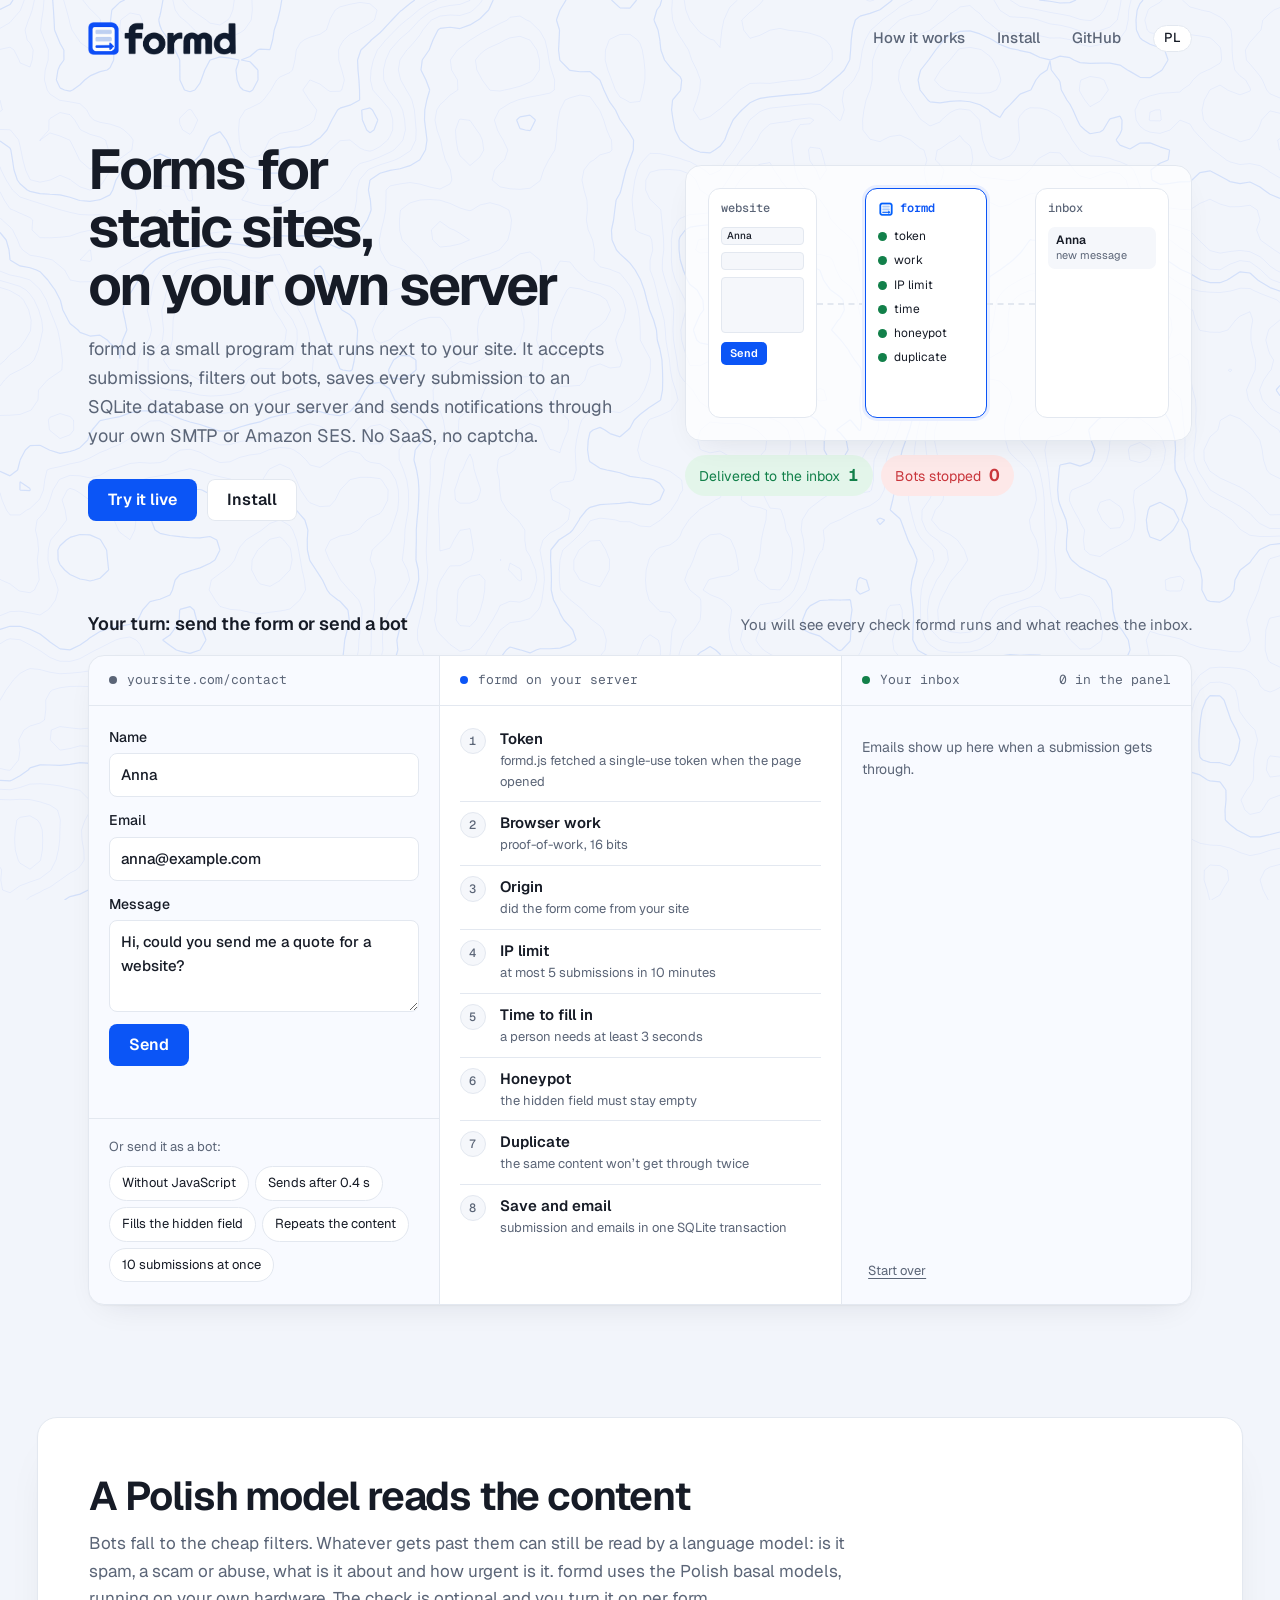
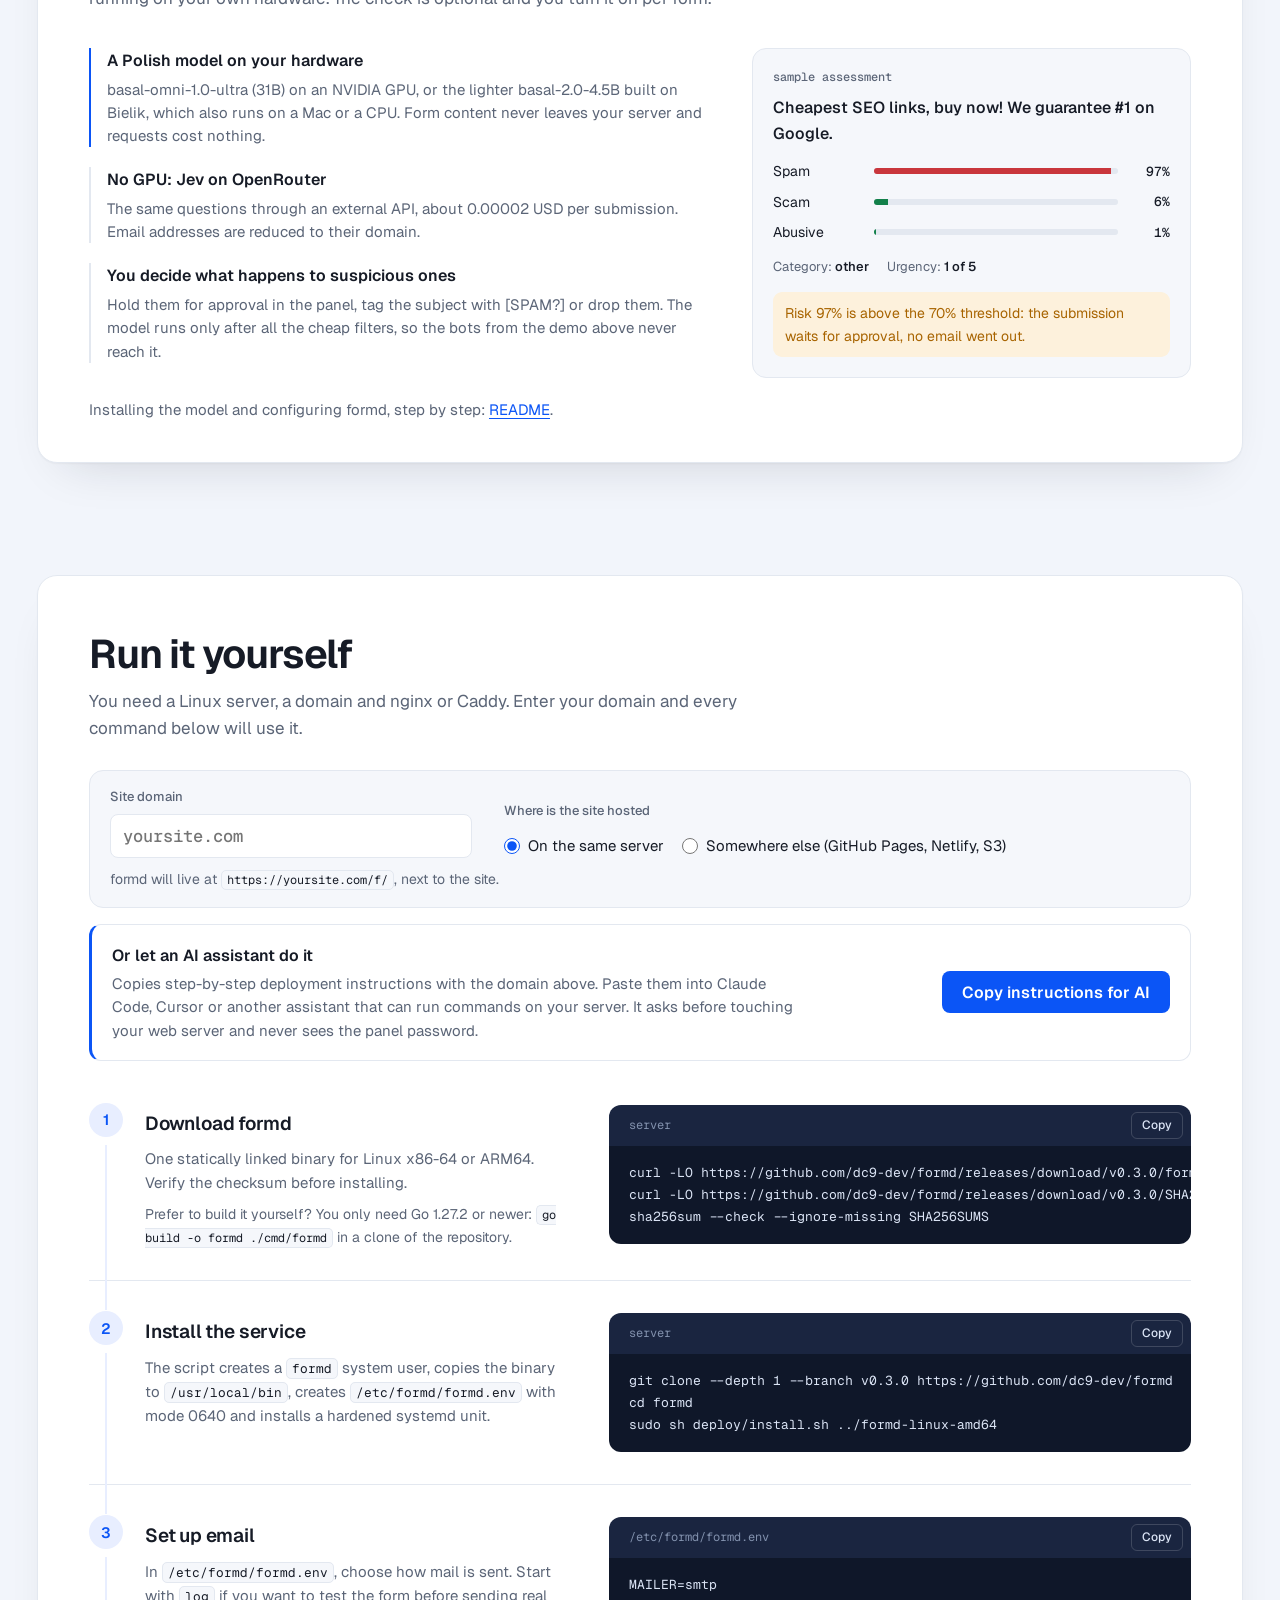
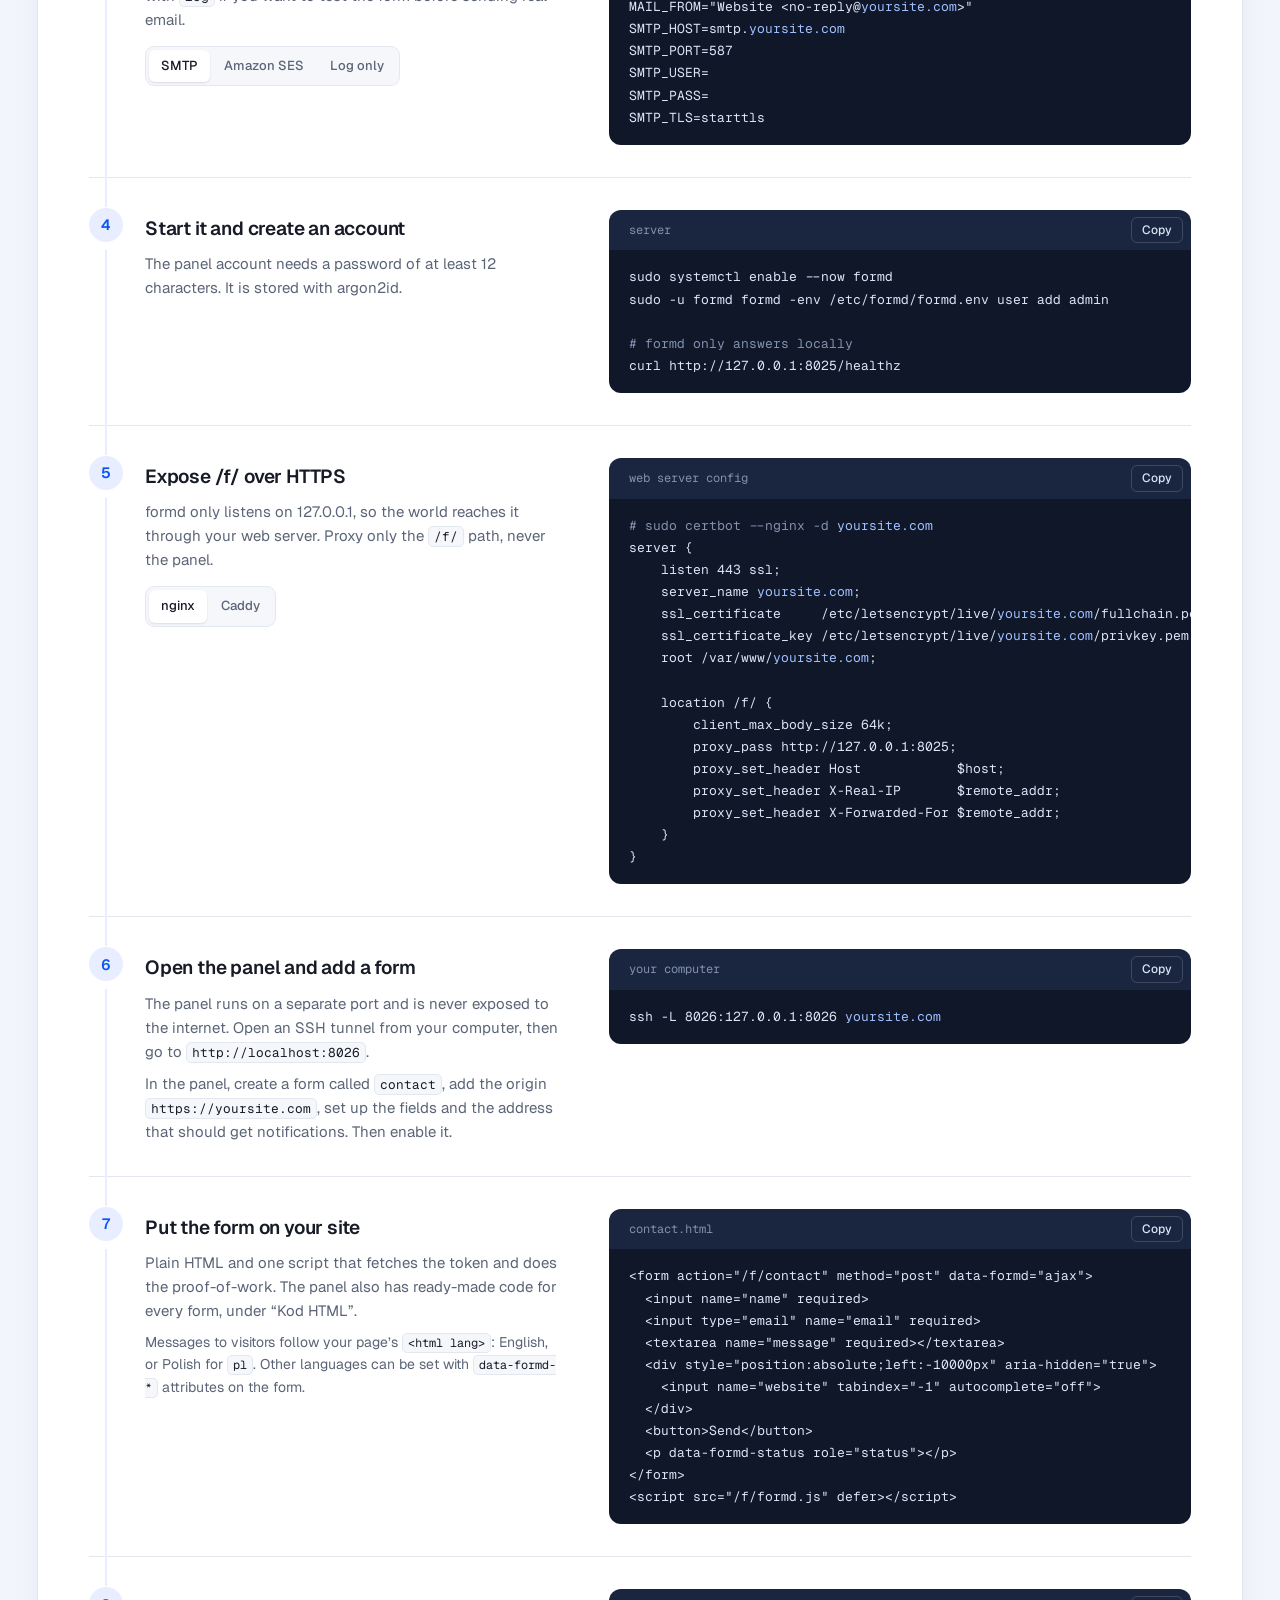
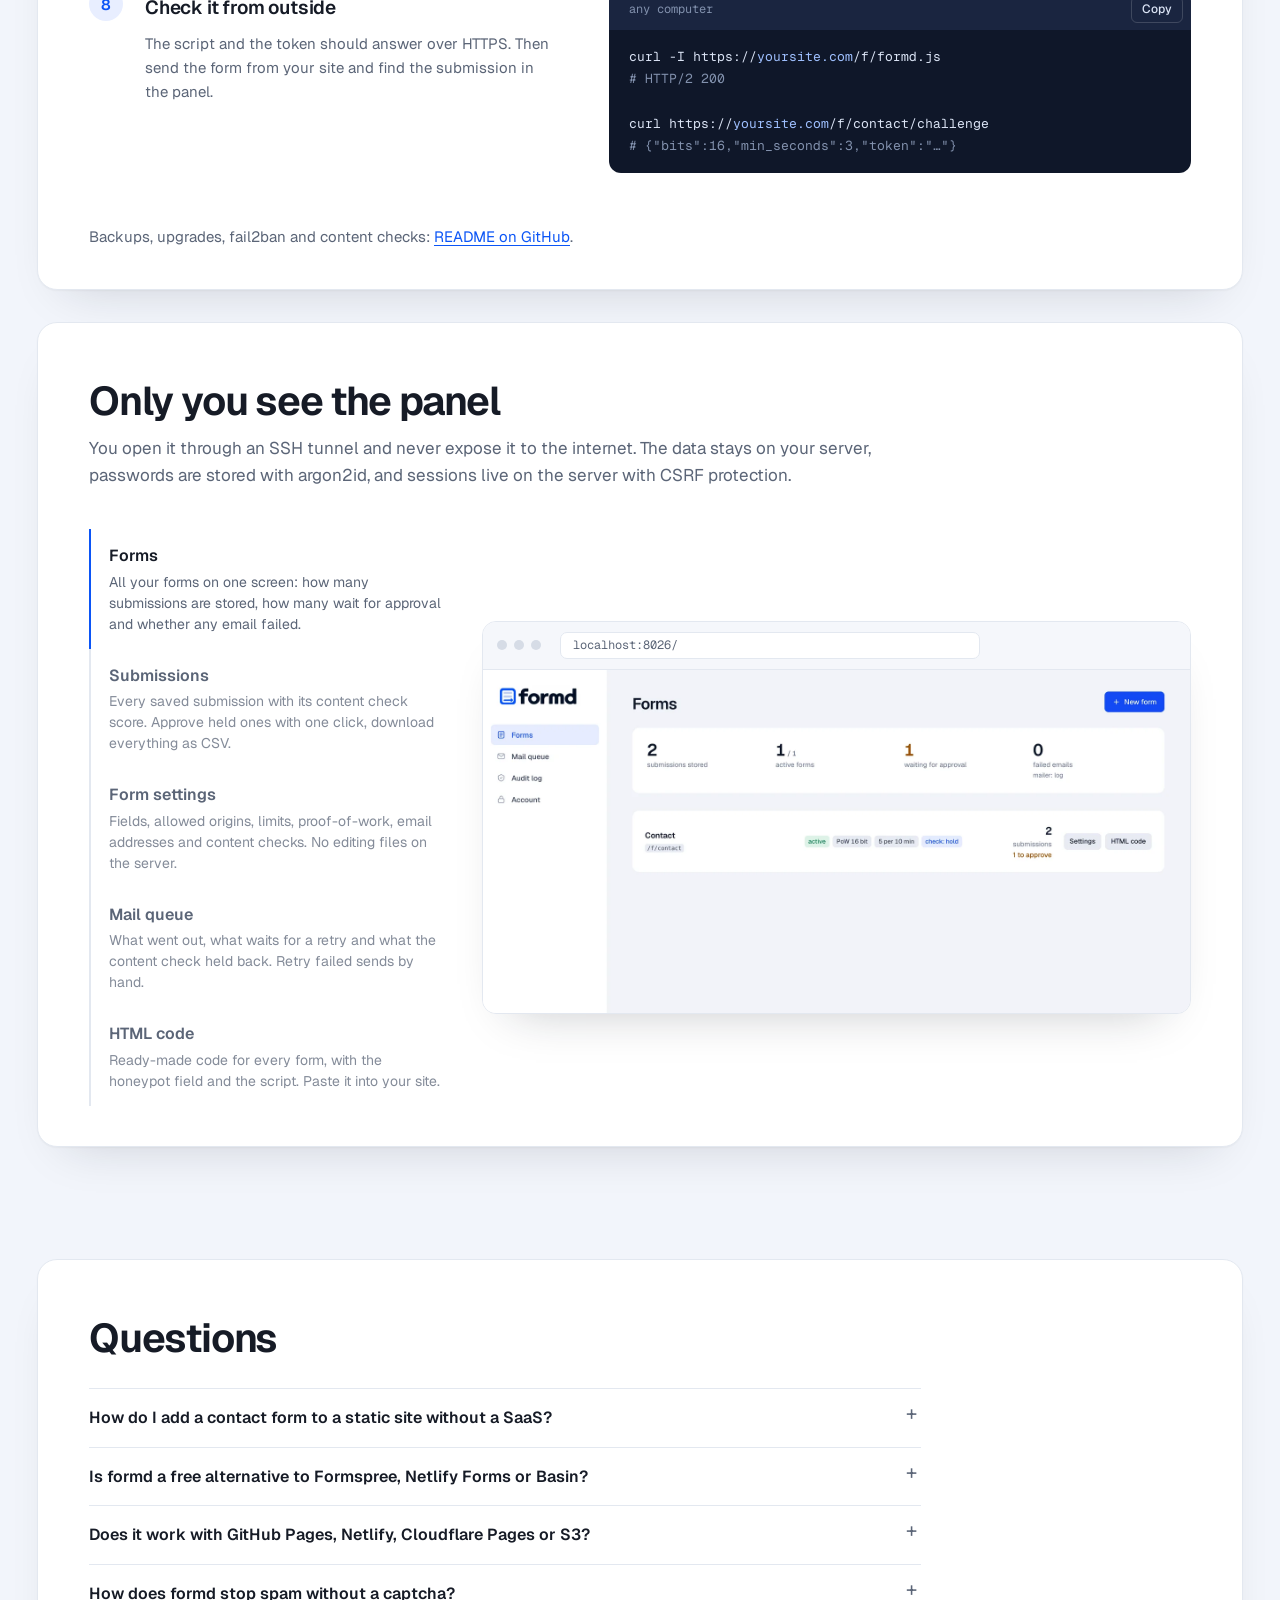
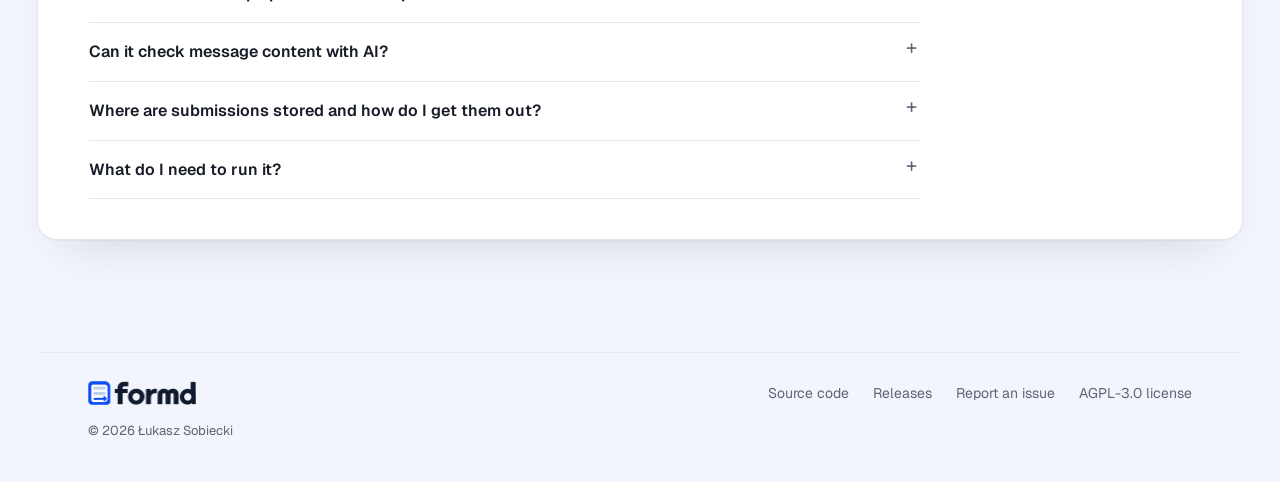
<file: docs/index.html>
<!doctype html>
<html lang="en">
<head>
<meta charset="utf-8">
<meta name="viewport" content="width=device-width,initial-scale=1">
<script>
// First visit from a Polish-language browser: go to /pl/, unless the visitor
// already picked a language with the switch (stored by site.js).
try {
  if (!localStorage.getItem('formd-lang') && /^pl\b/i.test((navigator.languages && navigator.languages[0]) || navigator.language || '')) {
    location.replace('pl/' + location.hash);
  }
} catch (e) {}
</script>
<title>formd · forms for static sites, on your own server</title>
<meta name="description" content="formd is a small program next to your static site: it accepts form submissions, filters out bots, saves them to SQLite and sends email through SMTP or SES. See how it works, live.">
<link rel="canonical" href="https://formd.top/">
<link rel="alternate" hreflang="en" href="https://formd.top/">
<link rel="alternate" hreflang="pl" href="https://formd.top/pl/">
<link rel="alternate" hreflang="x-default" href="https://formd.top/">
<meta property="og:title" content="formd · forms without the SaaS">
<meta property="og:description" content="One Go binary next to your static site. Forms, SQLite, SMTP or SES, proof-of-work instead of a captcha.">
<meta property="og:image" content="https://formd.top/assets/og-en.png">
<meta property="og:url" content="https://formd.top/">
<meta property="og:locale" content="en_US">
<meta name="twitter:card" content="summary_large_image">
<meta name="theme-color" content="#ffffff">
<link rel="icon" href="assets/favicon.ico" sizes="any">
<link rel="icon" type="image/png" sizes="32x32" href="assets/formd-icon-32.png">
<link rel="apple-touch-icon" href="assets/formd-icon-180.png">
<link rel="preconnect" href="https://fonts.googleapis.com">
<link rel="preconnect" href="https://fonts.gstatic.com" crossorigin>
<link href="https://fonts.googleapis.com/css2?family=Geist:wght@400..700&family=Geist+Mono:wght@400;500&display=swap" rel="stylesheet">
<link rel="stylesheet" href="site.css">
<script src="site.js" defer></script>
<script type="application/ld+json">
[
 {
  "@context": "https://schema.org",
  "@type": "SoftwareApplication",
  "name": "formd",
  "description": "Self-hosted form backend for static websites: one Go binary that accepts form submissions, filters out bots without a captcha, stores them in SQLite and sends email through your SMTP server or Amazon SES.",
  "url": "https://formd.top/",
  "inLanguage": "en",
  "applicationCategory": "DeveloperApplication",
  "operatingSystem": "Linux",
  "softwareVersion": "0.3.0",
  "downloadUrl": "https://github.com/dc9-dev/formd/releases/latest",
  "license": "https://www.gnu.org/licenses/agpl-3.0.html",
  "isAccessibleForFree": true,
  "offers": {
   "@type": "Offer",
   "price": "0",
   "priceCurrency": "USD"
  },
  "author": {
   "@type": "Person",
   "name": "Łukasz Sobiecki"
  },
  "sameAs": [
   "https://github.com/dc9-dev/formd"
  ]
 },
 {
  "@context": "https://schema.org",
  "@type": "FAQPage",
  "inLanguage": "en",
  "mainEntity": [
   {
    "@type": "Question",
    "name": "How do I add a contact form to a static site without a SaaS?",
    "acceptedAnswer": {
     "@type": "Answer",
     "text": "Install formd on a Linux server, proxy the /f/ path through nginx or Caddy over HTTPS, create the form in the panel and paste a plain HTML form with one script tag into your site. The guide above walks through every step for your domain."
    }
   },
   {
    "@type": "Question",
    "name": "Is formd a free alternative to Formspree, Netlify Forms or Basin?",
    "acceptedAnswer": {
     "@type": "Answer",
     "text": "Yes. formd is open source under AGPL-3.0 and runs on your own server, so there is no monthly plan and no submission quota other than the limits you set. Submissions stay in an SQLite database on your server instead of a third-party service. The trade-off is that you need a server to run it."
    }
   },
   {
    "@type": "Question",
    "name": "Does it work with GitHub Pages, Netlify, Cloudflare Pages or S3?",
    "acceptedAnswer": {
     "@type": "Answer",
     "text": "Yes. The site can stay where it is; formd runs on a subdomain such as forms.yoursite.com on a server you control, and the form posts there. If the site already runs on your own server, formd sits next to it under /f/."
    }
   },
   {
    "@type": "Question",
    "name": "How does formd stop spam without a captcha?",
    "acceptedAnswer": {
     "@type": "Answer",
     "text": "Each form gets a signed single-use token and the browser solves a small SHA-256 proof-of-work before sending. The server then checks the origin, rate limits per IP, the minimum fill time, a hidden honeypot field and duplicate content. Bots are told they succeeded, but nothing is saved or emailed."
    }
   },
   {
    "@type": "Question",
    "name": "Can it check message content with AI?",
    "acceptedAnswer": {
     "@type": "Answer",
     "text": "Optionally. formd can ask the Polish basal language models running on your own hardware, or Jev through OpenRouter, whether a message is spam, a scam or abusive. Suspicious submissions can be held for approval, tagged or dropped."
    }
   },
   {
    "@type": "Question",
    "name": "Where are submissions stored and how do I get them out?",
    "acceptedAnswer": {
     "@type": "Answer",
     "text": "In an SQLite database on your server. You read them in the admin panel, export them as CSV, or use the formd export command. Every submission is also emailed to you through your SMTP server or Amazon SES."
    }
   },
   {
    "@type": "Question",
    "name": "What do I need to run it?",
    "acceptedAnswer": {
     "@type": "Answer",
     "text": "A Linux server (x86-64 or ARM64), a domain, nginx or Caddy for HTTPS, and an SMTP account or Amazon SES. formd is a single binary with no other dependencies."
    }
   }
  ]
 }
]
</script>
</head>
<body>
<canvas class="bg" aria-hidden="true"></canvas>
<a class="skip" href="#demo">Skip to the demo</a>

<nav class="nav" aria-label="Main">
  <a class="logo" href="./"><img src="assets/formd-logo-2x.png" alt="formd" width="148" height="33"></a>
  <div class="nav-links">
    <a href="#demo">How it works</a>
    <a href="#install">Install</a>
    <a href="https://github.com/dc9-dev/formd">GitHub</a>
    <a class="lang" href="pl/" hreflang="pl" lang="pl" data-lang="pl">PL</a>
  </div>
</nav>

<header class="hero">
  <div class="hero-copy">
    <h1>Forms for static sites, <span class="nowrap">on your own server</span></h1>
    <p>formd is a small program that runs next to your site. It accepts submissions, filters out bots, saves every submission to an SQLite database on your server and sends notifications through your own SMTP or Amazon SES. No SaaS, no captcha.</p>
    <div class="hero-cta">
      <a class="btn btn-lg" href="#demo">Try it live</a>
      <a class="btn btn-lg btn-ghost" href="#install">Install</a>
    </div>
  </div>

  <figure class="viz" aria-labelledby="viz-cap">
    <div class="viz-stage" aria-hidden="true">
      <div class="node n-site">
        <span class="nh">website</span>
        <div class="mini"><i><em data-type></em></i><i></i><i class="tall"></i><b data-send>Send</b></div>
      </div>
      <div class="node n-formd">
        <span class="nh"><img src="assets/formd-icon-32.png" alt="" width="16" height="16">formd</span>
        <ul class="ticks"><li data-c="token">token</li><li data-c="praca">work</li><li data-c="limit">IP limit</li><li data-c="czas">time</li><li data-c="pulapka">honeypot</li><li data-c="duplikat">duplicate</li></ul>
        <span class="why"></span>
      </div>
      <div class="node n-inbox">
        <span class="nh">inbox</span>
        <ul class="rows"></ul>
      </div>
    </div>
    <figcaption id="viz-cap">
      <span class="tally ok">Delivered to the inbox <b data-pass>0</b></span>
      <span class="tally bad">Bots stopped <b data-stop>0</b></span>
    </figcaption>
  </figure>
</header>

<main>

<section class="demo" id="demo" aria-labelledby="demo-h">
  <div class="demo-head">
    <h2 id="demo-h">Your turn: send the form or send a bot</h2>
    <p>You will see every check formd runs and what reaches the inbox.</p>
  </div>

  <div class="demo-grid">

    <!-- 1. the visitor's side -->
    <div class="pane site">
      <div class="pane-head"><span class="dot" aria-hidden="true"></span><span>yoursite.com/contact</span></div>
      <form class="site-form" id="contact" novalidate autocomplete="off">
        <label>Name<input name="name" value="Anna" maxlength="60" required></label>
        <label>Email<input name="email" type="email" value="anna@example.com" maxlength="80" required></label>
        <label>Message<textarea name="message" rows="3" maxlength="400" required>Hi, could you send me a quote for a website?</textarea></label>
        <div class="trap" data-trap hidden>
          <label>Hidden “website” field<input name="website" tabindex="-1"></label>
          <small>People don’t see it. Bots fill in everything.</small>
        </div>
        <button class="btn" type="submit">Send</button>
        <p class="site-status" data-site-status role="status"></p>
      </form>
      <div class="bots">
        <p>Or send it as a bot:</p>
        <div class="bot-btns">
          <button type="button" data-bot="nojs">Without JavaScript</button>
          <button type="button" data-bot="fast">Sends after 0.4 s</button>
          <button type="button" data-bot="trap">Fills the hidden field</button>
          <button type="button" data-bot="dup">Repeats the content</button>
          <button type="button" data-bot="flood">10 submissions at once</button>
        </div>
      </div>
    </div>

    <!-- 2. what formd checks -->
    <div class="pane flow">
      <div class="pane-head"><span class="dot dot-blue" aria-hidden="true"></span><span>formd on your server</span><span class="pane-meta" data-req></span></div>
      <ol class="steps" aria-live="polite">
        <li data-step="token"><b>Token</b><span>formd.js fetched a single-use token when the page opened</span></li>
        <li data-step="pow"><b>Browser work</b><span>proof-of-work, 16 bits</span></li>
        <li data-step="origin"><b>Origin</b><span>did the form come from your site</span></li>
        <li data-step="rate"><b>IP limit</b><span>at most 5 submissions in 10 minutes</span></li>
        <li data-step="time"><b>Time to fill in</b><span>a person needs at least 3 seconds</span></li>
        <li data-step="trap"><b>Honeypot</b><span>the hidden field must stay empty</span></li>
        <li data-step="dup"><b>Duplicate</b><span>the same content won’t get through twice</span></li>
        <li data-step="save"><b>Save and email</b><span>submission and emails in one SQLite transaction</span></li>
      </ol>
      <p class="verdict" data-verdict></p>
    </div>

    <!-- 3. what you get -->
    <div class="pane inbox">
      <div class="pane-head"><span class="dot dot-green" aria-hidden="true"></span><span>Your inbox</span><span class="pane-meta"><span data-count>0</span> in the panel</span></div>
      <ul class="mails" data-mails>
        <li class="empty">Emails show up here when a submission gets through.</li>
      </ul>
      <p class="blocked" data-blocked hidden>Bots stopped: <b data-blocked-n>0</b>. None reached the inbox.</p>
      <button class="reset" type="button" data-reset>Start over</button>
    </div>

  </div>
</section>

<section class="model card" id="model" aria-labelledby="model-h">
  <div class="panel-head">
    <h2 id="model-h">A Polish model reads the content</h2>
    <p>Bots fall to the cheap filters. Whatever gets past them can still be read by a language model: is it spam, a scam or abuse, what is it about and how urgent is it. formd uses the Polish basal models, running on your own hardware. The check is optional and you turn it on per form.</p>
  </div>
  <div class="m-grid">
    <ul class="m-opts">
      <li class="m-main"><b>A Polish model on your hardware</b><span>basal-omni-1.0-ultra (31B) on an NVIDIA GPU, or the lighter basal-2.0-4.5B built on Bielik, which also runs on a Mac or a CPU. Form content never leaves your server and requests cost nothing.</span></li>
      <li><b>No GPU: Jev on OpenRouter</b><span>The same questions through an external API, about 0.00002 USD per submission. Email addresses are reduced to their domain.</span></li>
      <li><b>You decide what happens to suspicious ones</b><span>Hold them for approval in the panel, tag the subject with [SPAM?] or drop them. The model runs only after all the cheap filters, so the bots from the demo above never reach it.</span></li>
    </ul>
    <figure class="readout">
      <figcaption>sample assessment</figcaption>
      <q>Cheapest SEO links, buy now! We guarantee #1 on Google.</q>
        <div class="r-row"><span>Spam</span><span class="r-bar hi"><i style="width:97%"></i></span><output>97%</output></div>
        <div class="r-row"><span>Scam</span><span class="r-bar"><i style="width:6%"></i></span><output>6%</output></div>
        <div class="r-row"><span>Abusive</span><span class="r-bar"><i style="width:1%"></i></span><output>1%</output></div>
      <div class="r-meta"><span>Category: <b>other</b></span><span>Urgency: <b>1 of 5</b></span></div>
      <p class="r-verdict">Risk 97% is above the 70% threshold: the submission waits for approval, no email went out.</p>
    </figure>
  </div>
  <p class="more">Installing the model and configuring formd, step by step: <a href="https://github.com/dc9-dev/formd#polish-model-on-your-own-hardware-basal">README</a>.</p>
</section>

<section class="install" id="install" aria-labelledby="inst-h">
  <div class="inst-head">
    <h2 id="inst-h">Run it yourself</h2>
    <p>You need a Linux server, a domain and nginx or Caddy. Enter your domain and every command below will use it.</p>
  </div>

  <form class="setup" id="setup" autocomplete="off" novalidate>
    <label class="setup-domain">Site domain
      <input name="domain" placeholder="yoursite.com" maxlength="80" spellcheck="false" inputmode="url">
    </label>
    <fieldset class="setup-where">
      <legend>Where is the site hosted</legend>
      <label><input type="radio" name="where" value="same" checked> On the same server</label>
      <label><input type="radio" name="where" value="other"> Somewhere else (GitHub Pages, Netlify, S3)</label>
    </fieldset>
    <p class="setup-note" data-variant="same">formd will live at <code>https://<span data-d>yoursite.com</span>/f/</code>, next to the site.</p>
    <p class="setup-note" data-variant="other" hidden>formd will run on the subdomain <code>https://<span data-h>forms.yoursite.com</span>/f/</code>. Add a DNS A record for it pointing to this server.</p>
  </form>

  <div class="ai-help">
    <div class="ai-text"><b>Or let an AI assistant do it</b><span>Copies step-by-step deployment instructions with the domain above. Paste them into Claude Code, Cursor or another assistant that can run commands on your server. It asks before touching your web server and never sees the panel password.</span></div>
    <div class="ai-actions"><button type="button" class="btn" data-ai-copy data-src="install.md">Copy instructions for AI</button></div>
    <p class="ai-status" data-ai-status role="status"></p>
  </div>

  <ol class="guide">
    <li class="g-step">
      <div class="g-text">
        <h3>Download formd</h3>
        <p>One statically linked binary for Linux x86-64 or ARM64. Verify the checksum before installing.</p>
        <p class="g-alt">Prefer to build it yourself? You only need Go 1.27.2 or newer: <code>go build -o formd ./cmd/formd</code> in a clone of the repository.</p>
      </div>
      <div class="g-code" data-label="server"><pre><code>curl -LO https://github.com/dc9-dev/formd/releases/download/v0.3.0/formd-linux-amd64
curl -LO https://github.com/dc9-dev/formd/releases/download/v0.3.0/SHA256SUMS
sha256sum --check --ignore-missing SHA256SUMS</code></pre></div>
    </li>

    <li class="g-step">
      <div class="g-text">
        <h3>Install the service</h3>
        <p>The script creates a <code>formd</code> system user, copies the binary to <code>/usr/local/bin</code>, creates <code>/etc/formd/formd.env</code> with mode 0640 and installs a hardened systemd unit.</p>
      </div>
      <div class="g-code" data-label="server"><pre><code>git clone --depth 1 --branch v0.3.0 https://github.com/dc9-dev/formd
cd formd
sudo sh deploy/install.sh ../formd-linux-amd64</code></pre></div>
    </li>

    <li class="g-step">
      <div class="g-text">
        <h3>Set up email</h3>
        <p>In <code>/etc/formd/formd.env</code>, choose how mail is sent. Start with <code>log</code> if you want to test the form before sending real email.</p>
        <div class="seg" role="tablist" aria-label="Mail delivery">
          <button type="button" role="tab" aria-selected="true" data-tab="mail" data-show="smtp">SMTP</button>
          <button type="button" role="tab" aria-selected="false" data-tab="mail" data-show="ses">Amazon SES</button>
          <button type="button" role="tab" aria-selected="false" data-tab="mail" data-show="log">Log only</button>
        </div>
      </div>
      <div class="g-code" data-label="/etc/formd/formd.env">
        <pre data-pane="mail" data-name="smtp"><code>MAILER=smtp
MAIL_FROM="Website &lt;no-reply@<span data-d>yoursite.com</span>&gt;"
SMTP_HOST=smtp.<span data-d>yoursite.com</span>
SMTP_PORT=587
SMTP_USER=
SMTP_PASS=
SMTP_TLS=starttls</code></pre>
        <pre data-pane="mail" data-name="ses" hidden><code>MAILER=ses
MAIL_FROM="Website &lt;no-reply@<span data-d>yoursite.com</span>&gt;"
AWS_REGION=eu-central-1
<span class="c"># credentials: the instance IAM role, or
# AWS_ACCESS_KEY_ID and AWS_SECRET_ACCESS_KEY</span></code></pre>
        <pre data-pane="mail" data-name="log" hidden><code>MAILER=log
<span class="c"># emails only go to the log:
# journalctl -u formd -f</span></code></pre>
      </div>
    </li>

    <li class="g-step">
      <div class="g-text">
        <h3>Start it and create an account</h3>
        <p>The panel account needs a password of at least 12 characters. It is stored with argon2id.</p>
      </div>
      <div class="g-code" data-label="server"><pre><code>sudo systemctl enable --now formd
sudo -u formd formd -env /etc/formd/formd.env user add admin

<span class="c"># formd only answers locally</span>
curl http://127.0.0.1:8025/healthz</code></pre></div>
    </li>

    <li class="g-step">
      <div class="g-text">
        <h3>Expose /f/ over HTTPS</h3>
        <p>formd only listens on 127.0.0.1, so the world reaches it through your web server. Proxy only the <code>/f/</code> path, never the panel.</p>
        <div class="seg" role="tablist" aria-label="Web server">
          <button type="button" role="tab" aria-selected="true" data-tab="proxy" data-show="nginx">nginx</button>
          <button type="button" role="tab" aria-selected="false" data-tab="proxy" data-show="caddy">Caddy</button>
        </div>
        <p class="g-alt" data-pane="proxy" data-name="caddy" hidden>Caddy gets the certificate by itself on first start.</p>
      </div>
      <div class="g-code" data-label="web server config">
        <pre data-pane="proxy" data-name="nginx"><code><span class="c"># sudo certbot --nginx -d <span data-h>yoursite.com</span></span>
server {
    listen 443 ssl;
    server_name <span data-h>yoursite.com</span>;
    ssl_certificate     /etc/letsencrypt/live/<span data-h>yoursite.com</span>/fullchain.pem;
    ssl_certificate_key /etc/letsencrypt/live/<span data-h>yoursite.com</span>/privkey.pem;
<span data-variant="same">    root /var/www/<span data-d>yoursite.com</span>;
</span>
    location /f/ {
        client_max_body_size 64k;
        proxy_pass http://127.0.0.1:8025;
        proxy_set_header Host            $host;
        proxy_set_header X-Real-IP       $remote_addr;
        proxy_set_header X-Forwarded-For $remote_addr;
    }
<span data-variant="other" hidden>
    location / { return 404; }
</span>}</code></pre>
        <pre data-pane="proxy" data-name="caddy" hidden><code><span data-h>yoursite.com</span> {
<span data-variant="same">    root * /var/www/<span data-d>yoursite.com</span>
</span>    handle /f/* {
        request_body {
            max_size 64KB
        }
        reverse_proxy 127.0.0.1:8025 {
            header_up X-Real-IP {remote_host}
        }
    }
    handle {
<span data-variant="same">        file_server
</span><span data-variant="other" hidden>        respond 404
</span>    }
}</code></pre>
      </div>
    </li>

    <li class="g-step">
      <div class="g-text">
        <h3>Open the panel and add a form</h3>
        <p>The panel runs on a separate port and is never exposed to the internet. Open an SSH tunnel from your computer, then go to <code>http://localhost:8026</code>.</p>
        <p>In the panel, create a form called <code>contact</code>, add the origin <code>https://<span data-d>yoursite.com</span></code>, set up the fields and the address that should get notifications. Then enable it.</p>
      </div>
      <div class="g-code" data-label="your computer"><pre><code>ssh -L 8026:127.0.0.1:8026 <span data-h>yoursite.com</span></code></pre></div>
    </li>

    <li class="g-step">
      <div class="g-text">
        <h3>Put the form on your site</h3>
        <p>Plain HTML and one script that fetches the token and does the proof-of-work. The panel also has ready-made code for every form, under “Kod HTML”.</p>
        <p class="g-alt">Messages to visitors follow your page’s <code>&lt;html lang&gt;</code>: English, or Polish for <code>pl</code>. Other languages can be set with <code>data-formd-*</code> attributes on the form.</p>
        <p class="g-alt" data-variant="other" hidden>If your site sends a CSP header, add <code><span data-h>forms.yoursite.com</span></code> to <code>script-src</code>, <code>connect-src</code> and <code>form-action</code>.</p>
      </div>
      <div class="g-code" data-label="contact.html"><pre><code>&lt;form action="<span data-base></span>/f/contact" method="post" data-formd="ajax"&gt;
  &lt;input name="name" required&gt;
  &lt;input type="email" name="email" required&gt;
  &lt;textarea name="message" required&gt;&lt;/textarea&gt;
  &lt;div style="position:absolute;left:-10000px" aria-hidden="true"&gt;
    &lt;input name="website" tabindex="-1" autocomplete="off"&gt;
  &lt;/div&gt;
  &lt;button&gt;Send&lt;/button&gt;
  &lt;p data-formd-status role="status"&gt;&lt;/p&gt;
&lt;/form&gt;
&lt;script src="<span data-base></span>/f/formd.js" defer&gt;&lt;/script&gt;</code></pre></div>
    </li>

    <li class="g-step">
      <div class="g-text">
        <h3>Check it from outside</h3>
        <p>The script and the token should answer over HTTPS. Then send the form from your site and find the submission in the panel.</p>
      </div>
      <div class="g-code" data-label="any computer"><pre><code>curl -I https://<span data-h>yoursite.com</span>/f/formd.js
<span class="c"># HTTP/2 200</span>

curl https://<span data-h>yoursite.com</span>/f/contact/challenge
<span class="c"># {"bits":16,"min_seconds":3,"token":"…"}</span></code></pre></div>
    </li>
  </ol>

  <p class="more">Backups, upgrades, fail2ban and content checks: <a href="https://github.com/dc9-dev/formd#deploying-to-a-server">README on GitHub</a>.</p>
</section>

<section class="panel card" id="panel" aria-labelledby="panel-h">
  <div class="panel-head">
    <h2 id="panel-h">Only you see the&nbsp;panel</h2>
    <p>You open it through an SSH tunnel and never expose it to the internet. The data stays on your server, passwords are stored with argon2id, and sessions live on the server with CSRF protection.</p>
  </div>

  <div class="shots">
    <div class="shot-list" role="tablist" aria-label="Panel screens" aria-orientation="vertical">
      <button type="button" role="tab" id="st-0" aria-controls="sp-0" aria-selected="true">
        <b>Forms</b><span>All your forms on one screen: how many submissions are stored, how many wait for approval and whether any email failed.</span>
      </button>
      <button type="button" role="tab" id="st-1" aria-controls="sp-1" aria-selected="false" tabindex="-1">
        <b>Submissions</b><span>Every saved submission with its content check score. Approve held ones with one click, download everything as CSV.</span>
      </button>
      <button type="button" role="tab" id="st-2" aria-controls="sp-2" aria-selected="false" tabindex="-1">
        <b>Form settings</b><span>Fields, allowed origins, limits, proof-of-work, email addresses and content checks. No editing files on the server.</span>
      </button>
      <button type="button" role="tab" id="st-3" aria-controls="sp-3" aria-selected="false" tabindex="-1">
        <b>Mail queue</b><span>What went out, what waits for a retry and what the content check held back. Retry failed sends by hand.</span>
      </button>
      <button type="button" role="tab" id="st-4" aria-controls="sp-4" aria-selected="false" tabindex="-1">
        <b>HTML code</b><span>Ready-made code for every form, with the honeypot field and the script. Paste it into your site.</span>
      </button>
    </div>
    <div class="browser">
      <div class="browser-bar" aria-hidden="true"><i></i><i></i><i></i><span class="url" data-url>localhost:8026/</span></div>
      <div class="shot-stage">
        <div role="tabpanel" id="sp-0" aria-labelledby="st-0" data-url="localhost:8026/">
          <img src="assets/panel-forms-en.webp" alt="List of forms with counters: stored submissions, active forms, submissions waiting for approval and failed emails, and the Contact form with its settings" width="1600" height="778" loading="lazy">
        </div>
        <div role="tabpanel" id="sp-1" aria-labelledby="st-1" data-url="localhost:8026/forms/contact/submissions" hidden>
          <img src="assets/panel-submissions-en.webp" alt="Submissions of the Contact form: a regular enquiry from Anna Smith, and a held SEO offer with a 93% spam score and an Approve and send button" width="1600" height="778" loading="lazy">
        </div>
        <div role="tabpanel" id="sp-2" aria-labelledby="st-2" data-url="localhost:8026/forms/contact" hidden>
          <img src="assets/panel-settings-en.webp" alt="Settings of the Contact form: name, allowed origins, redirects and the list of fields with type, required flag and character limit" width="1600" height="778" loading="lazy">
        </div>
        <div role="tabpanel" id="sp-3" aria-labelledby="st-3" data-url="localhost:8026/outbox" hidden>
          <img src="assets/panel-outbox-en.webp" alt="Mail queue with Pending, Sent, Failed and Held filters: the notification and confirmation for Anna were sent, the ones for the SEO offer are held" width="1600" height="778" loading="lazy">
        </div>
        <div role="tabpanel" id="sp-4" aria-labelledby="st-4" data-url="localhost:8026/forms/contact/snippet" hidden>
          <img src="assets/panel-snippet-en.webp" alt="Ready-made HTML code for the Contact form with the honeypot field and the formd.js script" width="1600" height="778" loading="lazy">
        </div>
      </div>
    </div>
  </div>
</section>


<section class="faq card" id="faq" aria-labelledby="faq-h">
  <h2 id="faq-h">Questions</h2>
  <div class="faq-list">
    <details><summary>How do I add a contact form to a static site without a SaaS?</summary><p>Install formd on a Linux server, proxy the /f/ path through nginx or Caddy over HTTPS, create the form in the panel and paste a plain HTML form with one script tag into your site. The guide above walks through every step for your domain.</p></details>
    <details><summary>Is formd a free alternative to Formspree, Netlify Forms or Basin?</summary><p>Yes. formd is open source under AGPL-3.0 and runs on your own server, so there is no monthly plan and no submission quota other than the limits you set. Submissions stay in an SQLite database on your server instead of a third-party service. The trade-off is that you need a server to run it.</p></details>
    <details><summary>Does it work with GitHub Pages, Netlify, Cloudflare Pages or S3?</summary><p>Yes. The site can stay where it is; formd runs on a subdomain such as forms.yoursite.com on a server you control, and the form posts there. If the site already runs on your own server, formd sits next to it under /f/.</p></details>
    <details><summary>How does formd stop spam without a captcha?</summary><p>Each form gets a signed single-use token and the browser solves a small SHA-256 proof-of-work before sending. The server then checks the origin, rate limits per IP, the minimum fill time, a hidden honeypot field and duplicate content. Bots are told they succeeded, but nothing is saved or emailed.</p></details>
    <details><summary>Can it check message content with AI?</summary><p>Optionally. formd can ask the Polish basal language models running on your own hardware, or Jev through OpenRouter, whether a message is spam, a scam or abusive. Suspicious submissions can be held for approval, tagged or dropped.</p></details>
    <details><summary>Where are submissions stored and how do I get them out?</summary><p>In an SQLite database on your server. You read them in the admin panel, export them as CSV, or use the formd export command. Every submission is also emailed to you through your SMTP server or Amazon SES.</p></details>
    <details><summary>What do I need to run it?</summary><p>A Linux server (x86-64 or ARM64), a domain, nginx or Caddy for HTTPS, and an SMTP account or Amazon SES. formd is a single binary with no other dependencies.</p></details>
  </div>
</section>

</main>

<footer class="foot">
  <img src="assets/formd-logo-2x.png" alt="formd" width="108" height="24" loading="lazy">
  <nav aria-label="Links">
    <a href="https://github.com/dc9-dev/formd">Source code</a>
    <a href="https://github.com/dc9-dev/formd/releases">Releases</a>
    <a href="https://github.com/dc9-dev/formd/issues">Report an issue</a>
    <a href="https://github.com/dc9-dev/formd/blob/main/LICENSE">AGPL-3.0 license</a>
  </nav>
  <p class="foot-copy">© 2026 Łukasz Sobiecki</p>
</footer>

</body>
</html>
</file>
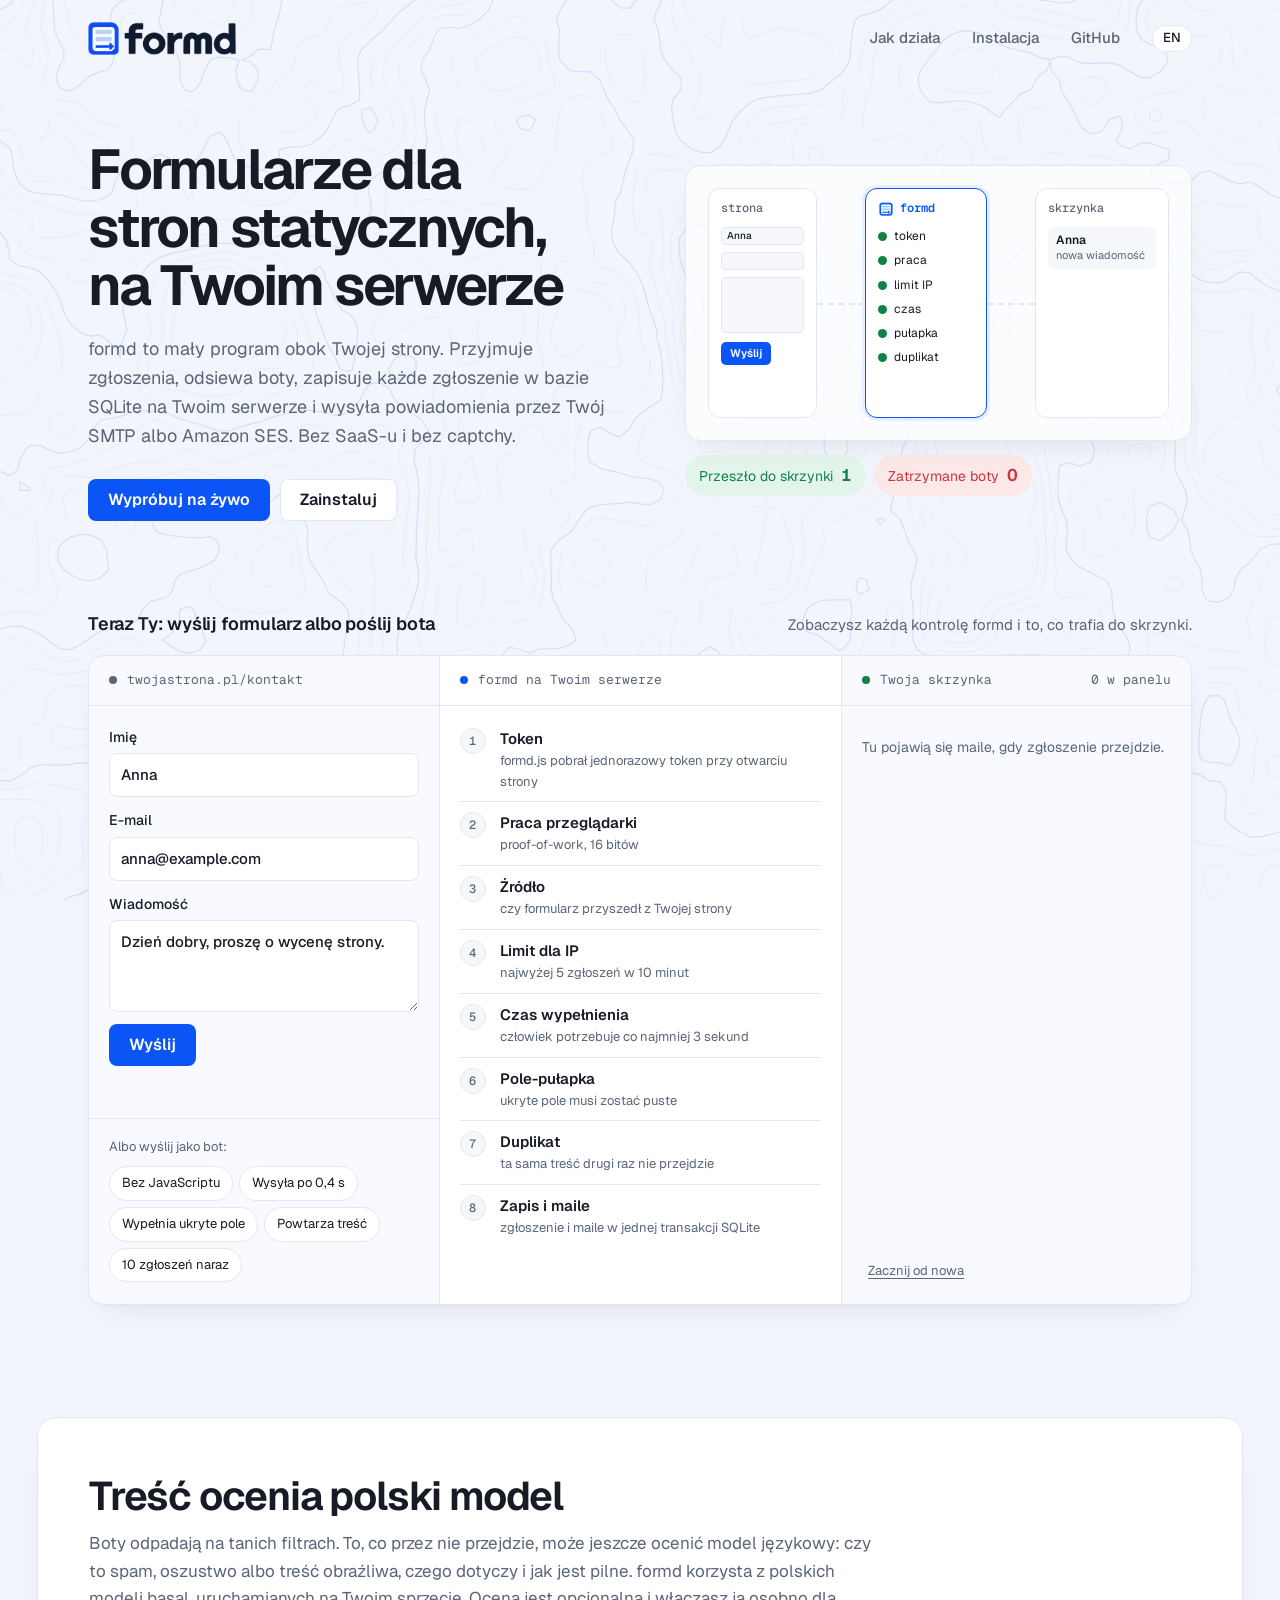
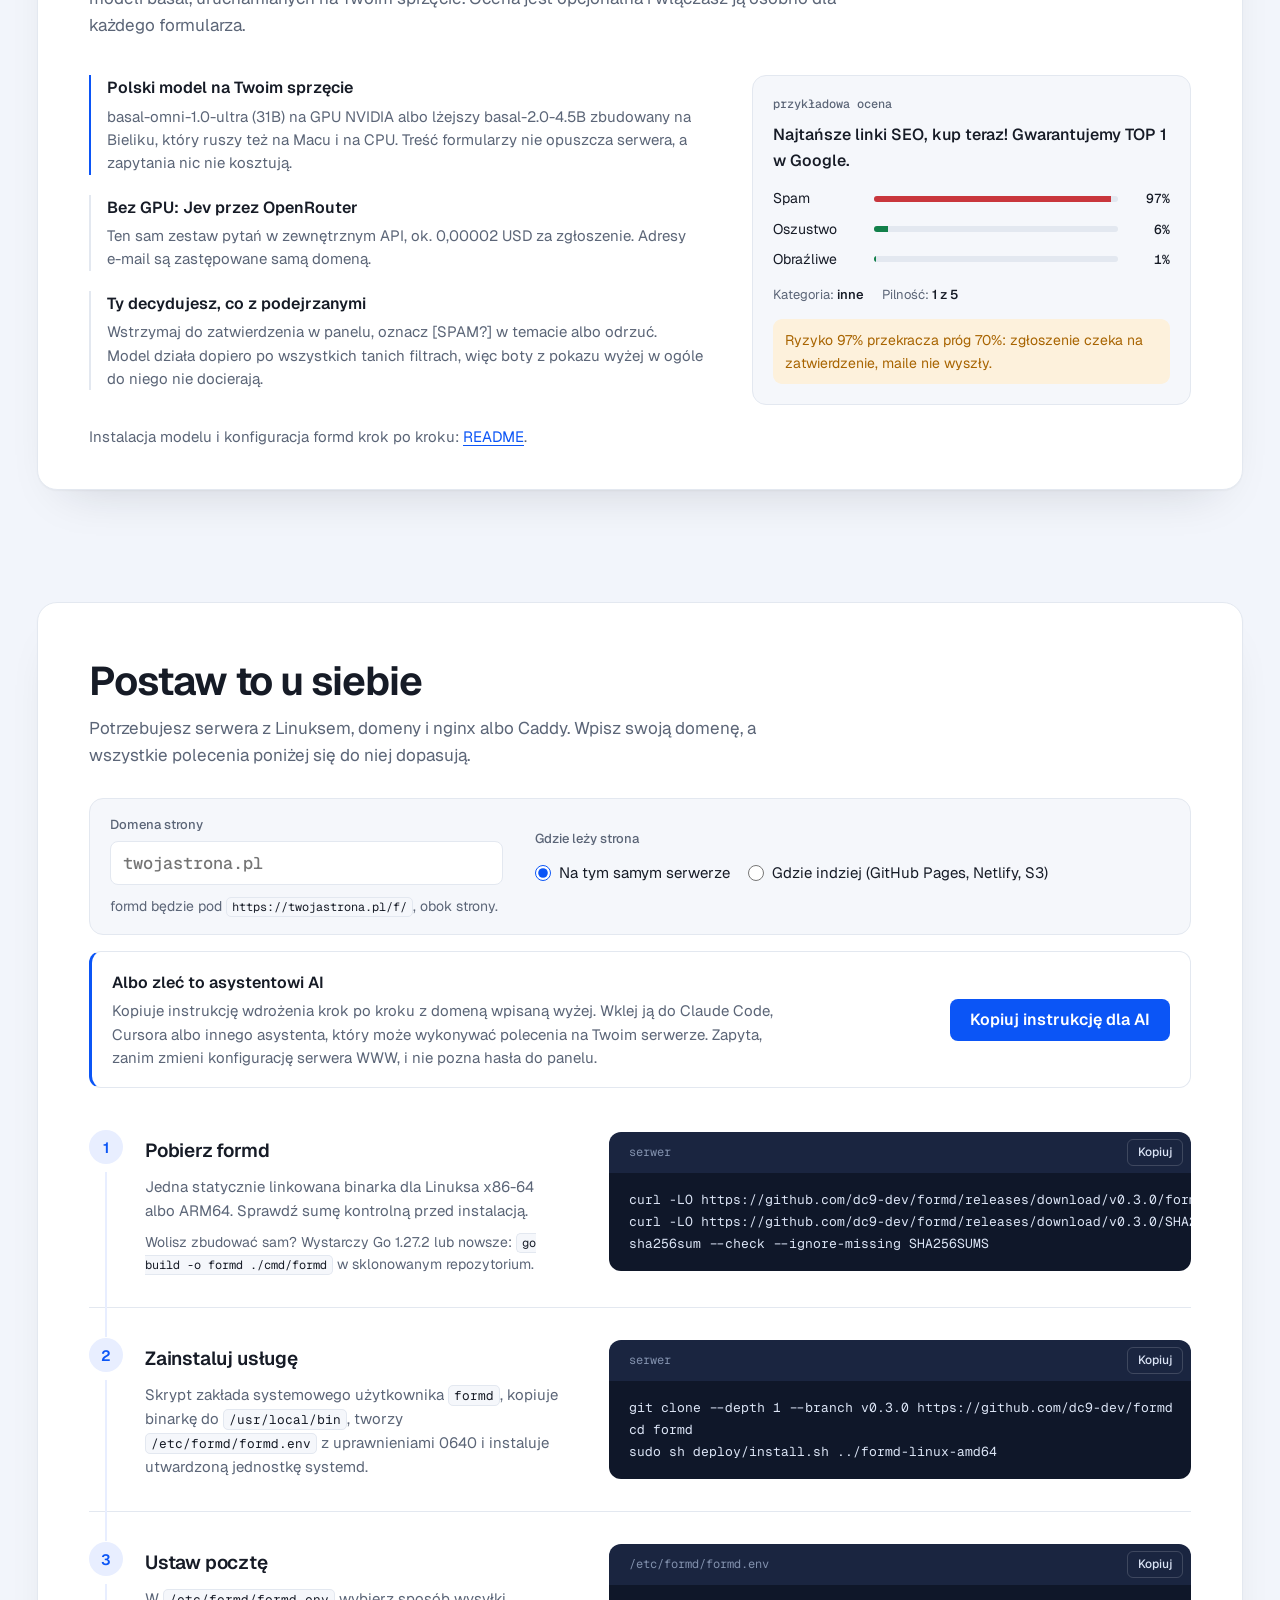
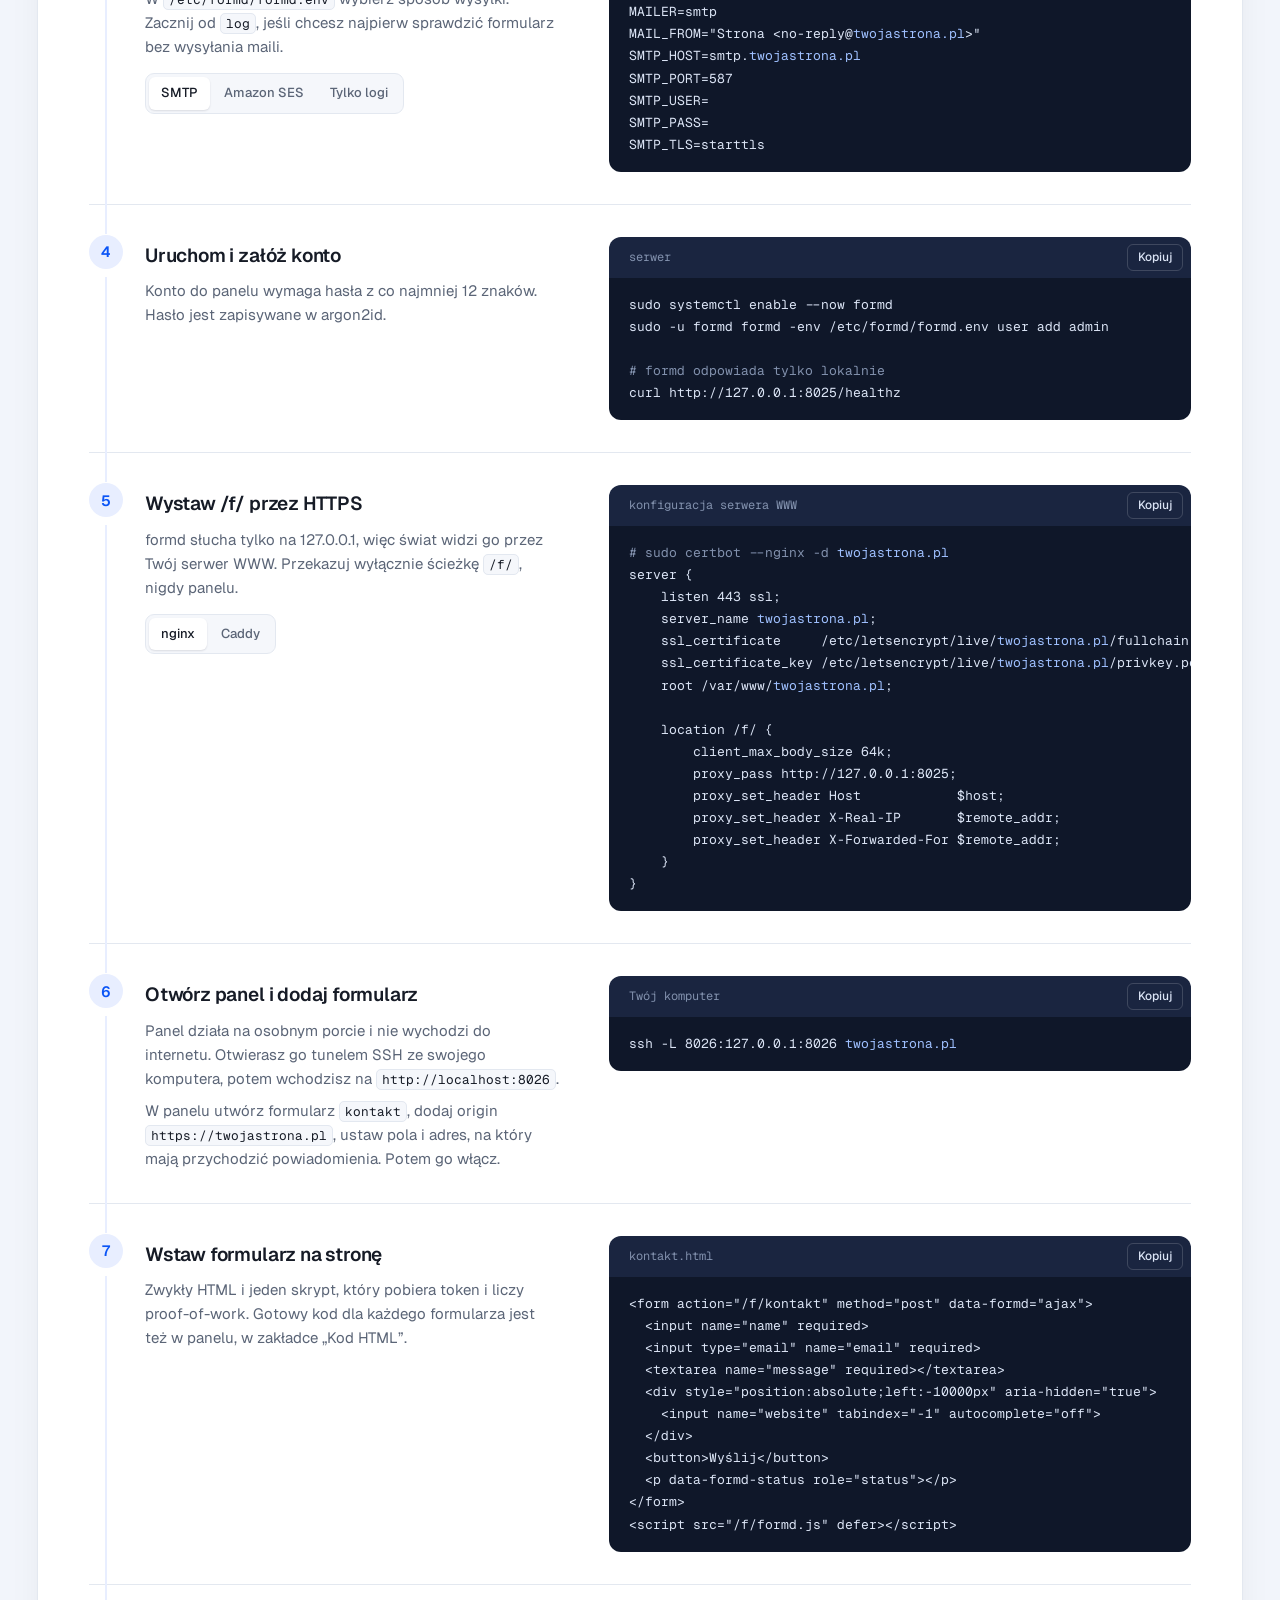
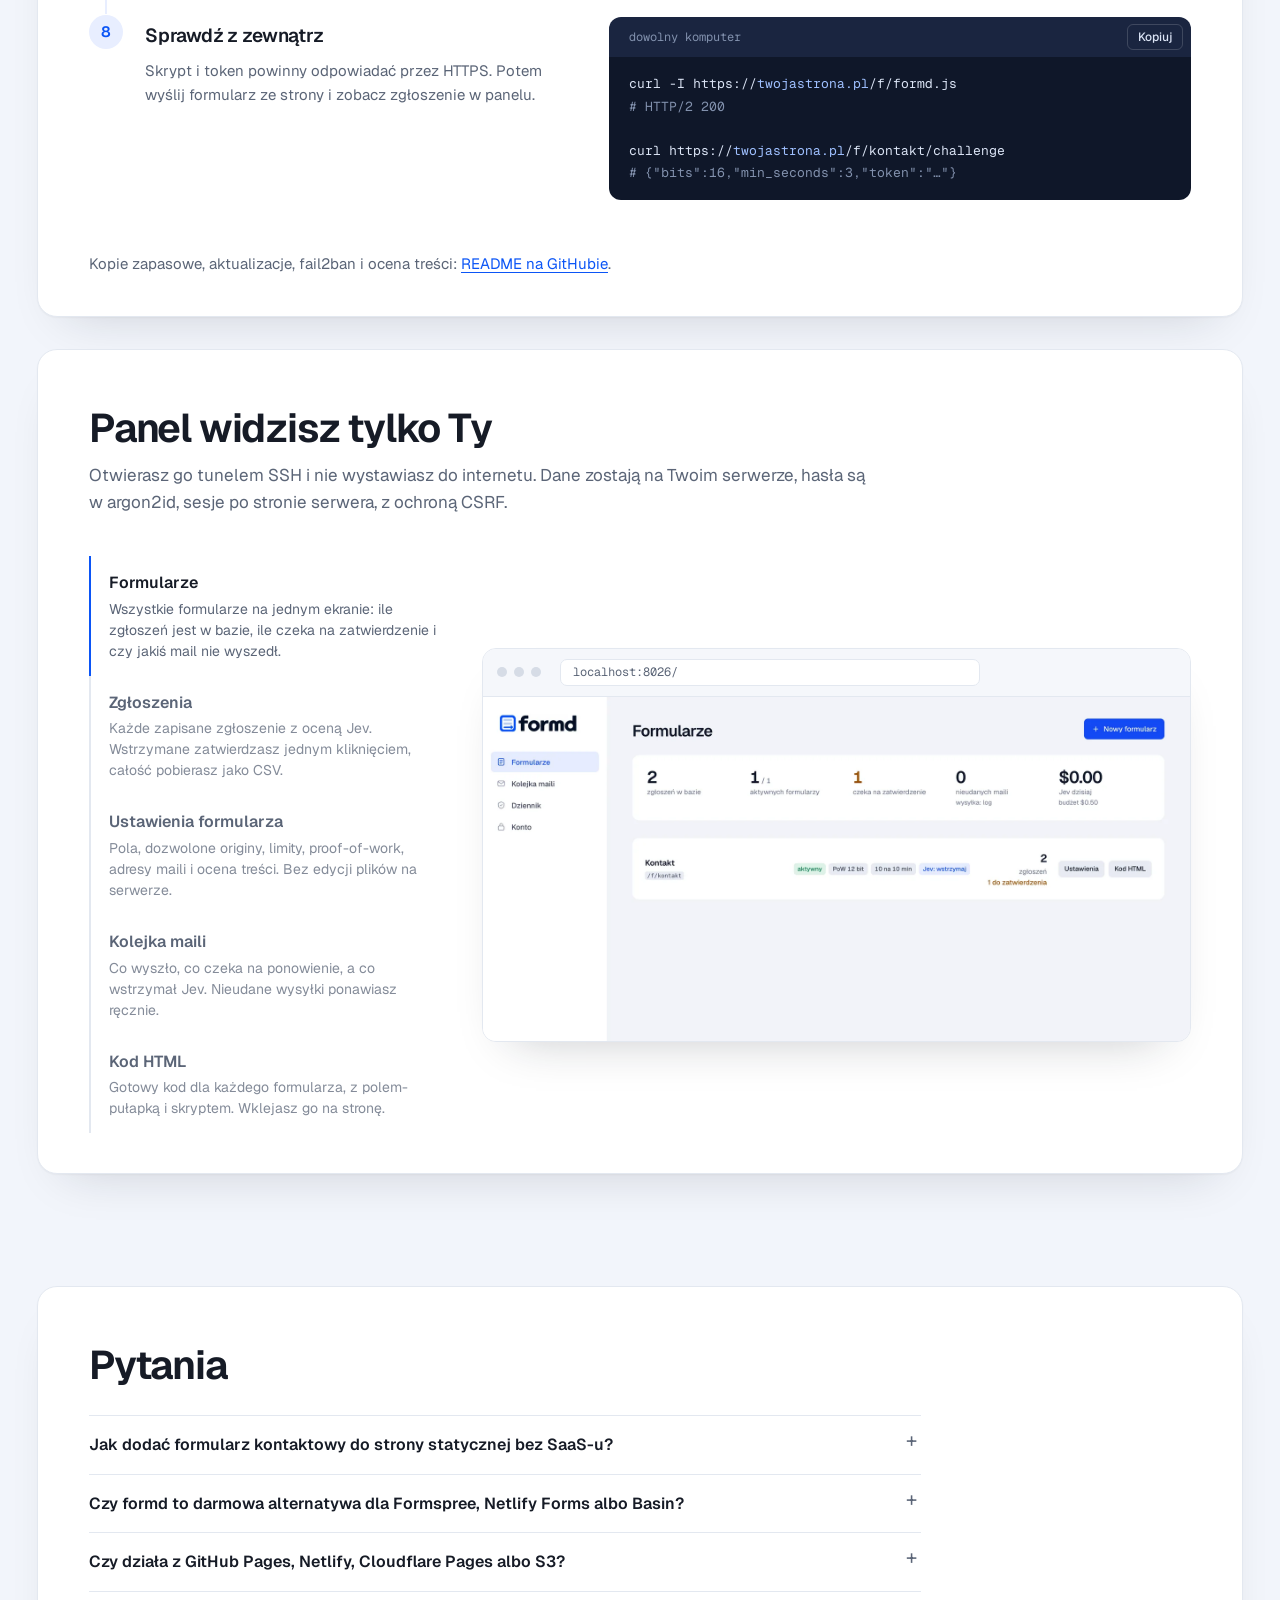
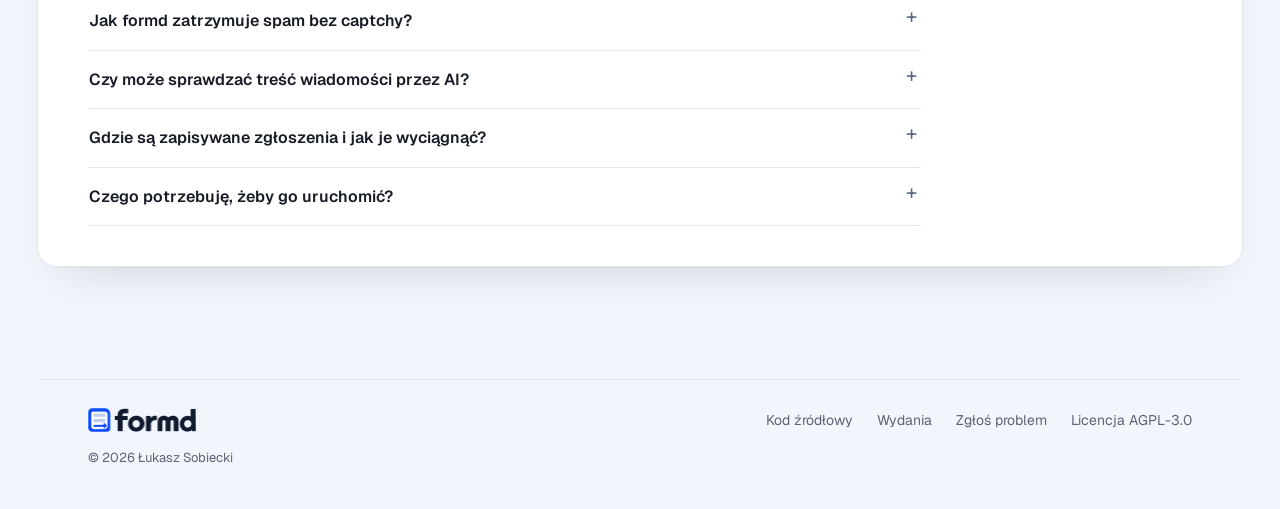
<file: docs/pl/index.html>
<!doctype html>
<html lang="pl">
<head>
<meta charset="utf-8">
<meta name="viewport" content="width=device-width,initial-scale=1">
<title>formd · formularze dla stron statycznych, na Twoim serwerze</title>
<meta name="description" content="formd to mały program obok strony statycznej: przyjmuje formularz, odsiewa boty, zapisuje do SQLite i wysyła maile przez SMTP lub SES. Zobacz na żywo, jak działa.">
<link rel="canonical" href="https://formd.top/pl/">
<link rel="alternate" hreflang="en" href="https://formd.top/">
<link rel="alternate" hreflang="pl" href="https://formd.top/pl/">
<link rel="alternate" hreflang="x-default" href="https://formd.top/">
<meta property="og:title" content="formd · formularze bez SaaS-u">
<meta property="og:description" content="Jedna binarka w Go obok strony statycznej. Formularze, SQLite, SMTP lub SES, proof-of-work zamiast captchy.">
<meta property="og:image" content="https://formd.top/assets/og-pl.png">
<meta property="og:url" content="https://formd.top/pl/">
<meta property="og:locale" content="pl_PL">
<meta name="twitter:card" content="summary_large_image">
<meta name="theme-color" content="#ffffff">
<link rel="icon" href="../assets/favicon.ico" sizes="any">
<link rel="icon" type="image/png" sizes="32x32" href="../assets/formd-icon-32.png">
<link rel="apple-touch-icon" href="../assets/formd-icon-180.png">
<link rel="preconnect" href="https://fonts.googleapis.com">
<link rel="preconnect" href="https://fonts.gstatic.com" crossorigin>
<link href="https://fonts.googleapis.com/css2?family=Geist:wght@400..700&family=Geist+Mono:wght@400;500&display=swap" rel="stylesheet">
<link rel="stylesheet" href="../site.css">
<script src="../site.js" defer></script>
<script type="application/ld+json">
[
 {
  "@context": "https://schema.org",
  "@type": "SoftwareApplication",
  "name": "formd",
  "description": "Samodzielny backend formularzy dla stron statycznych: jedna binarka w Go, która przyjmuje zgłoszenia, odsiewa boty bez captchy, zapisuje je w SQLite i wysyła maile przez Twój SMTP albo Amazon SES.",
  "url": "https://formd.top/pl/",
  "inLanguage": "pl",
  "applicationCategory": "DeveloperApplication",
  "operatingSystem": "Linux",
  "softwareVersion": "0.3.0",
  "downloadUrl": "https://github.com/dc9-dev/formd/releases/latest",
  "license": "https://www.gnu.org/licenses/agpl-3.0.html",
  "isAccessibleForFree": true,
  "offers": {
   "@type": "Offer",
   "price": "0",
   "priceCurrency": "USD"
  },
  "author": {
   "@type": "Person",
   "name": "Łukasz Sobiecki"
  },
  "sameAs": [
   "https://github.com/dc9-dev/formd"
  ]
 },
 {
  "@context": "https://schema.org",
  "@type": "FAQPage",
  "inLanguage": "pl",
  "mainEntity": [
   {
    "@type": "Question",
    "name": "Jak dodać formularz kontaktowy do strony statycznej bez SaaS-u?",
    "acceptedAnswer": {
     "@type": "Answer",
     "text": "Zainstaluj formd na serwerze z Linuksem, przekaż ścieżkę /f/ przez nginx albo Caddy po HTTPS, utwórz formularz w panelu i wklej na stronę zwykły formularz HTML z jednym skryptem. Instrukcja wyżej prowadzi przez każdy krok dla Twojej domeny."
    }
   },
   {
    "@type": "Question",
    "name": "Czy formd to darmowa alternatywa dla Formspree, Netlify Forms albo Basin?",
    "acceptedAnswer": {
     "@type": "Answer",
     "text": "Tak. formd jest otwartym oprogramowaniem na licencji AGPL-3.0 i działa na Twoim serwerze, więc nie ma abonamentu ani limitu zgłoszeń poza tymi, które sam ustawisz. Zgłoszenia zostają w bazie SQLite na Twoim serwerze, a nie u zewnętrznej firmy. W zamian potrzebujesz serwera, na którym go uruchomisz."
    }
   },
   {
    "@type": "Question",
    "name": "Czy działa z GitHub Pages, Netlify, Cloudflare Pages albo S3?",
    "acceptedAnswer": {
     "@type": "Answer",
     "text": "Tak. Strona zostaje tam, gdzie jest, a formd działa na subdomenie, np. forms.twojastrona.pl, na serwerze, który kontrolujesz. Formularz wysyła dane właśnie tam. Jeśli strona już stoi na Twoim serwerze, formd działa obok niej pod /f/."
    }
   },
   {
    "@type": "Question",
    "name": "Jak formd zatrzymuje spam bez captchy?",
    "acceptedAnswer": {
     "@type": "Answer",
     "text": "Każdy formularz dostaje podpisany, jednorazowy token, a przeglądarka przed wysłaniem rozwiązuje małe zadanie proof-of-work SHA-256. Serwer sprawdza potem źródło, limity dla IP, minimalny czas wypełnienia, ukryte pole-pułapkę i powtórzoną treść. Bot dostaje informację o sukcesie, ale nic nie jest zapisywane ani wysyłane."
    }
   },
   {
    "@type": "Question",
    "name": "Czy może sprawdzać treść wiadomości przez AI?",
    "acceptedAnswer": {
     "@type": "Answer",
     "text": "Opcjonalnie. formd może zapytać polskie modele basal działające na Twoim sprzęcie albo Jev przez OpenRouter, czy wiadomość to spam, oszustwo lub treść obraźliwa. Podejrzane zgłoszenia możesz wstrzymać do zatwierdzenia, oznaczyć albo odrzucić."
    }
   },
   {
    "@type": "Question",
    "name": "Gdzie są zapisywane zgłoszenia i jak je wyciągnąć?",
    "acceptedAnswer": {
     "@type": "Answer",
     "text": "W bazie SQLite na Twoim serwerze. Przeglądasz je w panelu, eksportujesz do CSV albo poleceniem formd export. Każde zgłoszenie dostajesz też mailem przez swój SMTP albo Amazon SES."
    }
   },
   {
    "@type": "Question",
    "name": "Czego potrzebuję, żeby go uruchomić?",
    "acceptedAnswer": {
     "@type": "Answer",
     "text": "Serwera z Linuksem (x86-64 albo ARM64), domeny, nginx albo Caddy do HTTPS oraz konta SMTP albo Amazon SES. formd to jedna binarka bez innych zależności."
    }
   }
  ]
 }
]
</script>
</head>
<body>
<canvas class="bg" aria-hidden="true"></canvas>
<a class="skip" href="#demo">Przejdź do pokazu</a>

<nav class="nav" aria-label="Główna">
  <a class="logo" href="./"><img src="../assets/formd-logo-2x.png" alt="formd" width="148" height="33"></a>
  <div class="nav-links">
    <a href="#demo">Jak działa</a>
    <a href="#install">Instalacja</a>
    <a href="https://github.com/dc9-dev/formd">GitHub</a>
    <a class="lang" href="../" hreflang="en" lang="en" data-lang="en">EN</a>
  </div>
</nav>

<header class="hero">
  <div class="hero-copy">
    <h1>Formularze dla stron statycznych, <span class="nowrap">na Twoim serwerze</span></h1>
    <p>formd to mały program obok Twojej strony. Przyjmuje zgłoszenia, odsiewa boty, zapisuje każde zgłoszenie w bazie SQLite na Twoim serwerze i wysyła powiadomienia przez Twój SMTP albo Amazon SES. Bez SaaS-u i bez captchy.</p>
    <div class="hero-cta">
      <a class="btn btn-lg" href="#demo">Wypróbuj na żywo</a>
      <a class="btn btn-lg btn-ghost" href="#install">Zainstaluj</a>
    </div>
  </div>

  <figure class="viz" aria-labelledby="viz-cap">
    <div class="viz-stage" aria-hidden="true">
      <div class="node n-site">
        <span class="nh">strona</span>
        <div class="mini"><i><em data-type></em></i><i></i><i class="tall"></i><b data-send>Wyślij</b></div>
      </div>
      <div class="node n-formd">
        <span class="nh"><img src="../assets/formd-icon-32.png" alt="" width="16" height="16">formd</span>
        <ul class="ticks"><li data-c="token">token</li><li data-c="praca">praca</li><li data-c="limit">limit IP</li><li data-c="czas">czas</li><li data-c="pulapka">pułapka</li><li data-c="duplikat">duplikat</li></ul>
        <span class="why"></span>
      </div>
      <div class="node n-inbox">
        <span class="nh">skrzynka</span>
        <ul class="rows"></ul>
      </div>
    </div>
    <figcaption id="viz-cap">
      <span class="tally ok">Przeszło do skrzynki <b data-pass>0</b></span>
      <span class="tally bad">Zatrzymane boty <b data-stop>0</b></span>
    </figcaption>
  </figure>
</header>

<main>

<section class="demo" id="demo" aria-labelledby="demo-h">
  <div class="demo-head">
    <h2 id="demo-h">Teraz Ty: wyślij formularz albo poślij bota</h2>
    <p>Zobaczysz każdą kontrolę formd i to, co trafia do skrzynki.</p>
  </div>

  <div class="demo-grid">

    <!-- 1. the visitor's side -->
    <div class="pane site">
      <div class="pane-head"><span class="dot" aria-hidden="true"></span><span>twojastrona.pl/kontakt</span></div>
      <form class="site-form" id="contact" novalidate autocomplete="off">
        <label>Imię<input name="name" value="Anna" maxlength="60" required></label>
        <label>E-mail<input name="email" type="email" value="anna@example.com" maxlength="80" required></label>
        <label>Wiadomość<textarea name="message" rows="3" maxlength="400" required>Dzień dobry, proszę o wycenę strony.</textarea></label>
        <div class="trap" data-trap hidden>
          <label>Ukryte pole „website”<input name="website" tabindex="-1"></label>
          <small>Ludzie go nie widzą. Boty wypełniają wszystko.</small>
        </div>
        <button class="btn" type="submit">Wyślij</button>
        <p class="site-status" data-site-status role="status"></p>
      </form>
      <div class="bots">
        <p>Albo wyślij jako bot:</p>
        <div class="bot-btns">
          <button type="button" data-bot="nojs">Bez JavaScriptu</button>
          <button type="button" data-bot="fast">Wysyła po 0,4 s</button>
          <button type="button" data-bot="trap">Wypełnia ukryte pole</button>
          <button type="button" data-bot="dup">Powtarza treść</button>
          <button type="button" data-bot="flood">10 zgłoszeń naraz</button>
        </div>
      </div>
    </div>

    <!-- 2. what formd checks -->
    <div class="pane flow">
      <div class="pane-head"><span class="dot dot-blue" aria-hidden="true"></span><span>formd na Twoim serwerze</span><span class="pane-meta" data-req></span></div>
      <ol class="steps" aria-live="polite">
        <li data-step="token"><b>Token</b><span>formd.js pobrał jednorazowy token przy otwarciu strony</span></li>
        <li data-step="pow"><b>Praca przeglądarki</b><span>proof-of-work, 16 bitów</span></li>
        <li data-step="origin"><b>Źródło</b><span>czy formularz przyszedł z Twojej strony</span></li>
        <li data-step="rate"><b>Limit dla IP</b><span>najwyżej 5 zgłoszeń w 10 minut</span></li>
        <li data-step="time"><b>Czas wypełnienia</b><span>człowiek potrzebuje co najmniej 3 sekund</span></li>
        <li data-step="trap"><b>Pole-pułapka</b><span>ukryte pole musi zostać puste</span></li>
        <li data-step="dup"><b>Duplikat</b><span>ta sama treść drugi raz nie przejdzie</span></li>
        <li data-step="save"><b>Zapis i maile</b><span>zgłoszenie i maile w jednej transakcji SQLite</span></li>
      </ol>
      <p class="verdict" data-verdict></p>
    </div>

    <!-- 3. what you get -->
    <div class="pane inbox">
      <div class="pane-head"><span class="dot dot-green" aria-hidden="true"></span><span>Twoja skrzynka</span><span class="pane-meta"><span data-count>0</span> w panelu</span></div>
      <ul class="mails" data-mails>
        <li class="empty">Tu pojawią się maile, gdy zgłoszenie przejdzie.</li>
      </ul>
      <p class="blocked" data-blocked hidden>Zatrzymane boty: <b data-blocked-n>0</b>. Żaden nie dotarł do skrzynki.</p>
      <button class="reset" type="button" data-reset>Zacznij od nowa</button>
    </div>

  </div>
</section>

<section class="model card" id="model" aria-labelledby="model-h">
  <div class="panel-head">
    <h2 id="model-h">Treść ocenia polski model</h2>
    <p>Boty odpadają na tanich filtrach. To, co przez nie przejdzie, może jeszcze ocenić model językowy: czy to spam, oszustwo albo treść obraźliwa, czego dotyczy i jak jest pilne. formd korzysta z polskich modeli basal, uruchamianych na Twoim sprzęcie. Ocena jest opcjonalna i włączasz ją osobno dla każdego formularza.</p>
  </div>
  <div class="m-grid">
    <ul class="m-opts">
      <li class="m-main"><b>Polski model na Twoim sprzęcie</b><span>basal-omni-1.0-ultra (31B) na GPU NVIDIA albo lżejszy basal-2.0-4.5B zbudowany na Bieliku, który ruszy też na Macu i na CPU. Treść formularzy nie opuszcza serwera, a zapytania nic nie kosztują.</span></li>
      <li><b>Bez GPU: Jev przez OpenRouter</b><span>Ten sam zestaw pytań w zewnętrznym API, ok. 0,00002 USD za zgłoszenie. Adresy e-mail są zastępowane samą domeną.</span></li>
      <li><b>Ty decydujesz, co z podejrzanymi</b><span>Wstrzymaj do zatwierdzenia w panelu, oznacz [SPAM?] w temacie albo odrzuć. Model działa dopiero po wszystkich tanich filtrach, więc boty z pokazu wyżej w ogóle do niego nie docierają.</span></li>
    </ul>
    <figure class="readout">
      <figcaption>przykładowa ocena</figcaption>
      <q>Najtańsze linki SEO, kup teraz! Gwarantujemy TOP 1 w Google.</q>
        <div class="r-row"><span>Spam</span><span class="r-bar hi"><i style="width:97%"></i></span><output>97%</output></div>
        <div class="r-row"><span>Oszustwo</span><span class="r-bar"><i style="width:6%"></i></span><output>6%</output></div>
        <div class="r-row"><span>Obraźliwe</span><span class="r-bar"><i style="width:1%"></i></span><output>1%</output></div>
      <div class="r-meta"><span>Kategoria: <b>inne</b></span><span>Pilność: <b>1 z 5</b></span></div>
      <p class="r-verdict">Ryzyko 97% przekracza próg 70%: zgłoszenie czeka na zatwierdzenie, maile nie wyszły.</p>
    </figure>
  </div>
  <p class="more">Instalacja modelu i konfiguracja formd krok po kroku: <a href="https://github.com/dc9-dev/formd/blob/main/README.pl.md#polski-model-na-własnym-sprzęcie-basal">README</a>.</p>
</section>

<section class="install" id="install" aria-labelledby="inst-h">
  <div class="inst-head">
    <h2 id="inst-h">Postaw to u siebie</h2>
    <p>Potrzebujesz serwera z Linuksem, domeny i nginx albo Caddy. Wpisz swoją domenę, a wszystkie polecenia poniżej się do niej dopasują.</p>
  </div>

  <form class="setup" id="setup" autocomplete="off" novalidate>
    <label class="setup-domain">Domena strony
      <input name="domain" placeholder="twojastrona.pl" maxlength="80" spellcheck="false" inputmode="url">
    </label>
    <fieldset class="setup-where">
      <legend>Gdzie leży strona</legend>
      <label><input type="radio" name="where" value="same" checked> Na tym samym serwerze</label>
      <label><input type="radio" name="where" value="other"> Gdzie indziej (GitHub Pages, Netlify, S3)</label>
    </fieldset>
    <p class="setup-note" data-variant="same">formd będzie pod <code>https://<span data-d>twojastrona.pl</span>/f/</code>, obok strony.</p>
    <p class="setup-note" data-variant="other" hidden>formd stanie na subdomenie <code>https://<span data-h>forms.twojastrona.pl</span>/f/</code>. Dodaj dla niej rekord DNS A wskazujący na ten serwer.</p>
  </form>

  <div class="ai-help">
    <div class="ai-text"><b>Albo zleć to asystentowi AI</b><span>Kopiuje instrukcję wdrożenia krok po kroku z domeną wpisaną wyżej. Wklej ją do Claude Code, Cursora albo innego asystenta, który może wykonywać polecenia na Twoim serwerze. Zapyta, zanim zmieni konfigurację serwera WWW, i nie pozna hasła do panelu.</span></div>
    <div class="ai-actions"><button type="button" class="btn" data-ai-copy data-src="../install.md">Kopiuj instrukcję dla AI</button></div>
    <p class="ai-status" data-ai-status role="status"></p>
  </div>

  <ol class="guide">
    <li class="g-step">
      <div class="g-text">
        <h3>Pobierz formd</h3>
        <p>Jedna statycznie linkowana binarka dla Linuksa x86-64 albo ARM64. Sprawdź sumę kontrolną przed instalacją.</p>
        <p class="g-alt">Wolisz zbudować sam? Wystarczy Go 1.27.2 lub nowsze: <code>go build -o formd ./cmd/formd</code> w sklonowanym repozytorium.</p>
      </div>
      <div class="g-code" data-label="serwer"><pre><code>curl -LO https://github.com/dc9-dev/formd/releases/download/v0.3.0/formd-linux-amd64
curl -LO https://github.com/dc9-dev/formd/releases/download/v0.3.0/SHA256SUMS
sha256sum --check --ignore-missing SHA256SUMS</code></pre></div>
    </li>

    <li class="g-step">
      <div class="g-text">
        <h3>Zainstaluj usługę</h3>
        <p>Skrypt zakłada systemowego użytkownika <code>formd</code>, kopiuje binarkę do <code>/usr/local/bin</code>, tworzy <code>/etc/formd/formd.env</code> z uprawnieniami 0640 i instaluje utwardzoną jednostkę systemd.</p>
      </div>
      <div class="g-code" data-label="serwer"><pre><code>git clone --depth 1 --branch v0.3.0 https://github.com/dc9-dev/formd
cd formd
sudo sh deploy/install.sh ../formd-linux-amd64</code></pre></div>
    </li>

    <li class="g-step">
      <div class="g-text">
        <h3>Ustaw pocztę</h3>
        <p>W <code>/etc/formd/formd.env</code> wybierz sposób wysyłki. Zacznij od <code>log</code>, jeśli chcesz najpierw sprawdzić formularz bez wysyłania maili.</p>
        <div class="seg" role="tablist" aria-label="Sposób wysyłki">
          <button type="button" role="tab" aria-selected="true" data-tab="mail" data-show="smtp">SMTP</button>
          <button type="button" role="tab" aria-selected="false" data-tab="mail" data-show="ses">Amazon SES</button>
          <button type="button" role="tab" aria-selected="false" data-tab="mail" data-show="log">Tylko logi</button>
        </div>
      </div>
      <div class="g-code" data-label="/etc/formd/formd.env">
        <pre data-pane="mail" data-name="smtp"><code>MAILER=smtp
MAIL_FROM="Strona &lt;no-reply@<span data-d>twojastrona.pl</span>&gt;"
SMTP_HOST=smtp.<span data-d>twojastrona.pl</span>
SMTP_PORT=587
SMTP_USER=
SMTP_PASS=
SMTP_TLS=starttls</code></pre>
        <pre data-pane="mail" data-name="ses" hidden><code>MAILER=ses
MAIL_FROM="Strona &lt;no-reply@<span data-d>twojastrona.pl</span>&gt;"
AWS_REGION=eu-central-1
<span class="c"># poświadczenia: rola IAM instancji albo
# AWS_ACCESS_KEY_ID i AWS_SECRET_ACCESS_KEY</span></code></pre>
        <pre data-pane="mail" data-name="log" hidden><code>MAILER=log
<span class="c"># maile trafiają tylko do dziennika:
# journalctl -u formd -f</span></code></pre>
      </div>
    </li>

    <li class="g-step">
      <div class="g-text">
        <h3>Uruchom i załóż konto</h3>
        <p>Konto do panelu wymaga hasła z co najmniej 12 znaków. Hasło jest zapisywane w argon2id.</p>
      </div>
      <div class="g-code" data-label="serwer"><pre><code>sudo systemctl enable --now formd
sudo -u formd formd -env /etc/formd/formd.env user add admin

<span class="c"># formd odpowiada tylko lokalnie</span>
curl http://127.0.0.1:8025/healthz</code></pre></div>
    </li>

    <li class="g-step">
      <div class="g-text">
        <h3>Wystaw /f/ przez HTTPS</h3>
        <p>formd słucha tylko na 127.0.0.1, więc świat widzi go przez Twój serwer WWW. Przekazuj wyłącznie ścieżkę <code>/f/</code>, nigdy panelu.</p>
        <div class="seg" role="tablist" aria-label="Serwer WWW">
          <button type="button" role="tab" aria-selected="true" data-tab="proxy" data-show="nginx">nginx</button>
          <button type="button" role="tab" aria-selected="false" data-tab="proxy" data-show="caddy">Caddy</button>
        </div>
        <p class="g-alt" data-pane="proxy" data-name="caddy" hidden>Caddy sam pobierze certyfikat przy pierwszym starcie.</p>
      </div>
      <div class="g-code" data-label="konfiguracja serwera WWW">
        <pre data-pane="proxy" data-name="nginx"><code><span class="c"># sudo certbot --nginx -d <span data-h>twojastrona.pl</span></span>
server {
    listen 443 ssl;
    server_name <span data-h>twojastrona.pl</span>;
    ssl_certificate     /etc/letsencrypt/live/<span data-h>twojastrona.pl</span>/fullchain.pem;
    ssl_certificate_key /etc/letsencrypt/live/<span data-h>twojastrona.pl</span>/privkey.pem;
<span data-variant="same">    root /var/www/<span data-d>twojastrona.pl</span>;
</span>
    location /f/ {
        client_max_body_size 64k;
        proxy_pass http://127.0.0.1:8025;
        proxy_set_header Host            $host;
        proxy_set_header X-Real-IP       $remote_addr;
        proxy_set_header X-Forwarded-For $remote_addr;
    }
<span data-variant="other" hidden>
    location / { return 404; }
</span>}</code></pre>
        <pre data-pane="proxy" data-name="caddy" hidden><code><span data-h>twojastrona.pl</span> {
<span data-variant="same">    root * /var/www/<span data-d>twojastrona.pl</span>
</span>    handle /f/* {
        request_body {
            max_size 64KB
        }
        reverse_proxy 127.0.0.1:8025 {
            header_up X-Real-IP {remote_host}
        }
    }
    handle {
<span data-variant="same">        file_server
</span><span data-variant="other" hidden>        respond 404
</span>    }
}</code></pre>
      </div>
    </li>

    <li class="g-step">
      <div class="g-text">
        <h3>Otwórz panel i dodaj formularz</h3>
        <p>Panel działa na osobnym porcie i nie wychodzi do internetu. Otwierasz go tunelem SSH ze swojego komputera, potem wchodzisz na <code>http://localhost:8026</code>.</p>
        <p>W panelu utwórz formularz <code>kontakt</code>, dodaj origin <code>https://<span data-d>twojastrona.pl</span></code>, ustaw pola i adres, na który mają przychodzić powiadomienia. Potem go włącz.</p>
      </div>
      <div class="g-code" data-label="Twój komputer"><pre><code>ssh -L 8026:127.0.0.1:8026 <span data-h>twojastrona.pl</span></code></pre></div>
    </li>

    <li class="g-step">
      <div class="g-text">
        <h3>Wstaw formularz na stronę</h3>
        <p>Zwykły HTML i jeden skrypt, który pobiera token i liczy proof-of-work. Gotowy kod dla każdego formularza jest też w panelu, w zakładce „Kod HTML”.</p>
        <p class="g-alt" data-variant="other" hidden>Jeśli strona ma nagłówek CSP, dopisz <code><span data-h>forms.twojastrona.pl</span></code> do <code>script-src</code>, <code>connect-src</code> i <code>form-action</code>.</p>
      </div>
      <div class="g-code" data-label="kontakt.html"><pre><code>&lt;form action="<span data-base></span>/f/kontakt" method="post" data-formd="ajax"&gt;
  &lt;input name="name" required&gt;
  &lt;input type="email" name="email" required&gt;
  &lt;textarea name="message" required&gt;&lt;/textarea&gt;
  &lt;div style="position:absolute;left:-10000px" aria-hidden="true"&gt;
    &lt;input name="website" tabindex="-1" autocomplete="off"&gt;
  &lt;/div&gt;
  &lt;button&gt;Wyślij&lt;/button&gt;
  &lt;p data-formd-status role="status"&gt;&lt;/p&gt;
&lt;/form&gt;
&lt;script src="<span data-base></span>/f/formd.js" defer&gt;&lt;/script&gt;</code></pre></div>
    </li>

    <li class="g-step">
      <div class="g-text">
        <h3>Sprawdź z zewnątrz</h3>
        <p>Skrypt i token powinny odpowiadać przez HTTPS. Potem wyślij formularz ze strony i zobacz zgłoszenie w panelu.</p>
      </div>
      <div class="g-code" data-label="dowolny komputer"><pre><code>curl -I https://<span data-h>twojastrona.pl</span>/f/formd.js
<span class="c"># HTTP/2 200</span>

curl https://<span data-h>twojastrona.pl</span>/f/kontakt/challenge
<span class="c"># {"bits":16,"min_seconds":3,"token":"…"}</span></code></pre></div>
    </li>
  </ol>

  <p class="more">Kopie zapasowe, aktualizacje, fail2ban i ocena treści: <a href="https://github.com/dc9-dev/formd/blob/main/README.pl.md#wdrożenie-na-serwerze">README na GitHubie</a>.</p>
</section>

<section class="panel card" id="panel" aria-labelledby="panel-h">
  <div class="panel-head">
    <h2 id="panel-h">Panel widzisz tylko&nbsp;Ty</h2>
    <p>Otwierasz go tunelem SSH i nie wystawiasz do internetu. Dane zostają na Twoim serwerze, hasła są w argon2id, sesje po stronie serwera, z ochroną CSRF.</p>
  </div>

  <div class="shots">
    <div class="shot-list" role="tablist" aria-label="Ekrany panelu" aria-orientation="vertical">
      <button type="button" role="tab" id="st-0" aria-controls="sp-0" aria-selected="true">
        <b>Formularze</b><span>Wszystkie formularze na jednym ekranie: ile zgłoszeń jest w bazie, ile czeka na zatwierdzenie i czy jakiś mail nie wyszedł.</span>
      </button>
      <button type="button" role="tab" id="st-1" aria-controls="sp-1" aria-selected="false" tabindex="-1">
        <b>Zgłoszenia</b><span>Każde zapisane zgłoszenie z oceną Jev. Wstrzymane zatwierdzasz jednym kliknięciem, całość pobierasz jako CSV.</span>
      </button>
      <button type="button" role="tab" id="st-2" aria-controls="sp-2" aria-selected="false" tabindex="-1">
        <b>Ustawienia formularza</b><span>Pola, dozwolone originy, limity, proof-of-work, adresy maili i ocena treści. Bez edycji plików na serwerze.</span>
      </button>
      <button type="button" role="tab" id="st-3" aria-controls="sp-3" aria-selected="false" tabindex="-1">
        <b>Kolejka maili</b><span>Co wyszło, co czeka na ponowienie, a co wstrzymał Jev. Nieudane wysyłki ponawiasz ręcznie.</span>
      </button>
      <button type="button" role="tab" id="st-4" aria-controls="sp-4" aria-selected="false" tabindex="-1">
        <b>Kod HTML</b><span>Gotowy kod dla każdego formularza, z polem-pułapką i skryptem. Wklejasz go na stronę.</span>
      </button>
    </div>
    <div class="browser">
      <div class="browser-bar" aria-hidden="true"><i></i><i></i><i></i><span class="url" data-url>localhost:8026/</span></div>
      <div class="shot-stage">
        <div role="tabpanel" id="sp-0" aria-labelledby="st-0" data-url="localhost:8026/">
          <img src="../assets/panel-forms.webp" alt="Lista formularzy z licznikami: zgłoszenia w bazie, aktywne formularze, czekające na zatwierdzenie, nieudane maile i dzienny koszt Jev" width="1600" height="778" loading="lazy">
        </div>
        <div role="tabpanel" id="sp-1" aria-labelledby="st-1" data-url="localhost:8026/forms/kontakt/submissions" hidden>
          <img src="../assets/panel-submissions.webp" alt="Zgłoszenia formularza Kontakt: wstrzymane zgłoszenie z oceną Jev spam 93% i przyciskiem Zatwierdź i wyślij oraz zwykłe zgłoszenie od Anny" width="1600" height="778" loading="lazy">
        </div>
        <div role="tabpanel" id="sp-2" aria-labelledby="st-2" data-url="localhost:8026/forms/kontakt" hidden>
          <img src="../assets/panel-settings.webp" alt="Ustawienia formularza Kontakt: nazwa, dozwolone originy, przekierowania i lista pól z typem, wymaganiem i limitem znaków" width="1600" height="778" loading="lazy">
        </div>
        <div role="tabpanel" id="sp-3" aria-labelledby="st-3" data-url="localhost:8026/outbox" hidden>
          <img src="../assets/panel-outbox.webp" alt="Kolejka maili z filtrami Oczekujące, Wysłane, Nieudane, Wstrzymane i dwoma mailami: jednym wstrzymanym, jednym wysłanym" width="1600" height="778" loading="lazy">
        </div>
        <div role="tabpanel" id="sp-4" aria-labelledby="st-4" data-url="localhost:8026/forms/kontakt/snippet" hidden>
          <img src="../assets/panel-snippet.webp" alt="Gotowy kod HTML formularza Kontakt z polem-pułapką i skryptem formd.js" width="1600" height="778" loading="lazy">
        </div>
      </div>
    </div>
  </div>
</section>


<section class="faq card" id="faq" aria-labelledby="faq-h">
  <h2 id="faq-h">Pytania</h2>
  <div class="faq-list">
    <details><summary>Jak dodać formularz kontaktowy do strony statycznej bez SaaS-u?</summary><p>Zainstaluj formd na serwerze z Linuksem, przekaż ścieżkę /f/ przez nginx albo Caddy po HTTPS, utwórz formularz w panelu i wklej na stronę zwykły formularz HTML z jednym skryptem. Instrukcja wyżej prowadzi przez każdy krok dla Twojej domeny.</p></details>
    <details><summary>Czy formd to darmowa alternatywa dla Formspree, Netlify Forms albo Basin?</summary><p>Tak. formd jest otwartym oprogramowaniem na licencji AGPL-3.0 i działa na Twoim serwerze, więc nie ma abonamentu ani limitu zgłoszeń poza tymi, które sam ustawisz. Zgłoszenia zostają w bazie SQLite na Twoim serwerze, a nie u zewnętrznej firmy. W zamian potrzebujesz serwera, na którym go uruchomisz.</p></details>
    <details><summary>Czy działa z GitHub Pages, Netlify, Cloudflare Pages albo S3?</summary><p>Tak. Strona zostaje tam, gdzie jest, a formd działa na subdomenie, np. forms.twojastrona.pl, na serwerze, który kontrolujesz. Formularz wysyła dane właśnie tam. Jeśli strona już stoi na Twoim serwerze, formd działa obok niej pod /f/.</p></details>
    <details><summary>Jak formd zatrzymuje spam bez captchy?</summary><p>Każdy formularz dostaje podpisany, jednorazowy token, a przeglądarka przed wysłaniem rozwiązuje małe zadanie proof-of-work SHA-256. Serwer sprawdza potem źródło, limity dla IP, minimalny czas wypełnienia, ukryte pole-pułapkę i powtórzoną treść. Bot dostaje informację o sukcesie, ale nic nie jest zapisywane ani wysyłane.</p></details>
    <details><summary>Czy może sprawdzać treść wiadomości przez AI?</summary><p>Opcjonalnie. formd może zapytać polskie modele basal działające na Twoim sprzęcie albo Jev przez OpenRouter, czy wiadomość to spam, oszustwo lub treść obraźliwa. Podejrzane zgłoszenia możesz wstrzymać do zatwierdzenia, oznaczyć albo odrzucić.</p></details>
    <details><summary>Gdzie są zapisywane zgłoszenia i jak je wyciągnąć?</summary><p>W bazie SQLite na Twoim serwerze. Przeglądasz je w panelu, eksportujesz do CSV albo poleceniem formd export. Każde zgłoszenie dostajesz też mailem przez swój SMTP albo Amazon SES.</p></details>
    <details><summary>Czego potrzebuję, żeby go uruchomić?</summary><p>Serwera z Linuksem (x86-64 albo ARM64), domeny, nginx albo Caddy do HTTPS oraz konta SMTP albo Amazon SES. formd to jedna binarka bez innych zależności.</p></details>
  </div>
</section>

</main>

<footer class="foot">
  <img src="../assets/formd-logo-2x.png" alt="formd" width="108" height="24" loading="lazy">
  <nav aria-label="Linki">
    <a href="https://github.com/dc9-dev/formd">Kod źródłowy</a>
    <a href="https://github.com/dc9-dev/formd/releases">Wydania</a>
    <a href="https://github.com/dc9-dev/formd/issues">Zgłoś problem</a>
    <a href="https://github.com/dc9-dev/formd/blob/main/LICENSE">Licencja AGPL-3.0</a>
  </nav>
  <p class="foot-copy">© 2026 Łukasz Sobiecki</p>
</footer>

</body>
</html>
</file>
<file: docs/site.css>
/* formd.top — a light page built around one live demo of what formd does
   with a form submission. Geist, the panel's own typeface; the logo blue;
   status colours only where a status is shown. */

:root {
  --page: #f2f5fb;
  --bg: #ffffff;
  --surface: #f5f7fb;
  --line: #e3e8f0;
  --ink: #161b26;
  --muted: #5b6577;
  --blue: #0b55f6;
  --blue-soft: #e8eeff;
  --green: #12804a;
  --green-soft: #e3f5ea;
  --amber: #a86400;
  --amber-soft: #fdf1dc;
  --red: #c9363c;
  --red-soft: #fde8e8;

  --sans: "Geist", system-ui, -apple-system, "Segoe UI", sans-serif;
  --mono: "Geist Mono", ui-monospace, "SF Mono", Menlo, monospace;

  --gutter: clamp(16px, 4vw, 48px);
  --max: 1200px;
  --r: 12px;
}

*, *::before, *::after { box-sizing: border-box; }
html { -webkit-text-size-adjust: 100%; scroll-behavior: smooth; }
@media (prefers-reduced-motion: reduce) { html { scroll-behavior: auto; } }
body { margin: 0; background: var(--page); color: var(--ink); font: 400 1rem/1.6 var(--sans); -webkit-font-smoothing: antialiased; }
img { display: block; max-width: 100%; height: auto; }
h1, h2, h3, p, ol, ul, pre { margin: 0; }
ol, ul { padding: 0; list-style: none; }
a { color: var(--blue); text-underline-offset: 3px; }
code, pre { font-family: var(--mono); }
button, input, textarea { font: inherit; color: inherit; }
:focus-visible { outline: 2px solid var(--blue); outline-offset: 2px; }
[hidden] { display: none !important; }
.sr { position: absolute; width: 1px; height: 1px; overflow: hidden; clip: rect(0 0 0 0); white-space: nowrap; }
.bg { position: fixed; inset: 0; z-index: -1; width: 100%; height: 100%; pointer-events: none; }
.skip { position: absolute; left: 16px; top: -60px; background: var(--ink); color: #fff; padding: 8px 12px; border-radius: 6px; text-decoration: none; z-index: 10; }
.skip:focus { top: 12px; }

/* ---------- nav + hero ---------- */
.nav { max-width: var(--max); margin: 0 auto; padding: 22px var(--gutter); display: flex; align-items: center; justify-content: space-between; gap: 20px; }
.nav-links { display: flex; gap: clamp(14px, 3vw, 32px); font-size: 0.9375rem; font-weight: 500; }
.nav-links a { color: var(--muted); text-decoration: none; }
.nav-links a:hover { color: var(--ink); }
.nav-links { align-items: center; }
/* easter egg: the logo solves a proof-of-work (triple click, or type "formd") */
.nav .logo { position: relative; display: block; }
.nav .logo.pow img { animation: logo-pow .9s cubic-bezier(.3, .7, .4, 1); transform-origin: 12% 70%; }
@keyframes logo-pow {
  0% { transform: none; } 18% { transform: translateY(-5px) rotate(-6deg); } 36% { transform: translateY(0) rotate(4deg); }
  54% { transform: rotate(-2.5deg); } 72% { transform: rotate(1.5deg); } 100% { transform: none; }
}
.pow-badge {
  position: absolute; left: 0; top: calc(100% + 8px); z-index: 5; white-space: nowrap;
  padding: 5px 10px; border-radius: 8px; background: var(--ink); color: #fff;
  font: 500 0.75rem/1.4 var(--mono); box-shadow: 0 8px 24px -10px rgba(22, 27, 38, .45);
  opacity: 0; transform: translateY(-4px); transition: opacity .2s, transform .2s; pointer-events: none;
}
.pow-badge.on { opacity: 1; transform: none; }
.pow-badge b { color: #7ee2a8; font-weight: 500; }
@media (prefers-reduced-motion: reduce) { .nav .logo.pow img { animation: none; } .pow-badge { transition: none; } }
.nav-links .lang { color: var(--ink); border: 1px solid var(--line); background: var(--bg); border-radius: 999px; padding: 2px 10px; font-size: 0.8125rem; }
.nav-links .lang:hover { border-color: var(--blue); color: var(--blue); }
@media (max-width: 520px) { .nav-links a:not(:nth-last-child(-n+2)) { display: none; } }

.hero {
  max-width: var(--max); margin: 0 auto;
  padding: clamp(28px, 5vw, 72px) var(--gutter) clamp(56px, 7vw, 96px);
  display: grid; grid-template-columns: minmax(0, 1.05fr) minmax(0, 1fr);
  gap: 40px clamp(32px, 5vw, 64px); align-items: center;
}
.nowrap { white-space: nowrap; }
.hero h1 { font-size: clamp(2.25rem, 1.2rem + 2.9vw, 3.5rem); font-weight: 650; line-height: 1.04; letter-spacing: -0.04em; text-wrap: balance; }
.hero-copy > p { margin-top: 20px; color: var(--muted); font-size: 1.125rem; max-width: 32em; }
.hero-cta { margin-top: 28px; display: flex; flex-wrap: wrap; gap: 10px; }
.btn-lg { min-height: 48px; padding: 0 22px; text-decoration: none; }
.btn.btn-ghost { background: var(--bg); color: var(--ink); box-shadow: inset 0 0 0 1px var(--line); }
.btn.btn-ghost:hover { background: var(--surface); }
@media (max-width: 960px) { .hero { grid-template-columns: minmax(0, 1fr); } }

/* hero diagram: submissions travel site -> formd -> inbox */
.viz { margin: 0; }
.viz-stage {
  --g: clamp(28px, 4vw, 48px);
  position: relative;
  display: grid; grid-template-columns: minmax(0, 0.9fr) minmax(0, 1fr) minmax(0, 1.1fr); gap: var(--g);
  padding: 22px; border: 1px solid var(--line); border-radius: 16px; background: rgba(255, 255, 255, .7);
  box-shadow: 0 12px 32px -16px rgba(22, 27, 38, .12);
}
.node { position: relative; z-index: 1; background: var(--bg); border: 1px solid var(--line); border-radius: 12px; padding: 12px; min-width: 0; }
.nh { display: flex; align-items: center; gap: 6px; font: 500 0.75rem/1.3 var(--mono); color: var(--muted); margin-bottom: 10px; white-space: nowrap; overflow: hidden; text-overflow: ellipsis; }
.n-site::after, .n-formd::after {
  content: ""; position: absolute; top: 50%; left: 100%; width: var(--g); margin-left: 1px;
  border-top: 2px dashed var(--line);
}
.n-formd { border-color: var(--blue); box-shadow: 0 0 0 3px var(--blue-soft); }
.n-formd .nh { color: var(--blue); font-weight: 600; }
.mini { display: grid; gap: 7px; }
.mini i { display: block; height: 18px; border-radius: 4px; background: var(--surface); border: 1px solid var(--line); overflow: hidden; padding: 0 5px; font: 500 0.625rem/16px var(--sans); color: var(--ink); white-space: nowrap; }
.mini em { font-style: normal; }
.mini i.tall { height: 56px; }
.mini b { justify-self: start; margin-top: 2px; font-size: 0.6875rem; font-weight: 600; color: #fff; background: var(--blue); border-radius: 5px; padding: 3px 9px; transition: transform .12s; }
.mini b.press { transform: scale(.92); }
.ticks { display: grid; gap: 5px; }
.ticks li { display: flex; align-items: center; gap: 7px; font-size: 0.75rem; color: var(--muted); transition: color .15s; }
.ticks li::before { content: ""; width: 9px; height: 9px; border-radius: 50%; background: var(--line); flex: none; transition: background-color .15s; }
.ticks li.ok { color: var(--ink); }
.ticks li.ok::before { background: var(--green); }
.ticks li.bad { color: var(--red); font-weight: 600; }
.ticks li.bad::before { background: var(--red); }
.why { display: block; margin-top: 9px; min-height: 2.6em; font-size: 0.6875rem; line-height: 1.3; color: var(--red); font-weight: 500; }
.rows { display: grid; gap: 6px; }
.rows li { background: var(--surface); border-radius: 7px; padding: 6px 8px; font-size: 0.6875rem; line-height: 1.3; animation: drop .3s ease-out; }
.rows li b { display: block; font-weight: 600; font-size: 0.75rem; }
.rows li span { color: var(--muted); }
.pkt {
  position: absolute; z-index: 2; left: 0; top: 0;
  padding: 5px 12px; border-radius: 99px; font-size: 0.8125rem; font-weight: 600; white-space: nowrap;
  background: var(--blue); color: #fff; box-shadow: 0 4px 10px rgba(11, 85, 246, .25);
  pointer-events: none;
}
.pkt.bot { background: var(--ink); box-shadow: 0 4px 10px rgba(22, 27, 38, .2); }
.pkt.dead { background: var(--red); }
.viz figcaption { margin-top: 14px; display: flex; flex-wrap: wrap; gap: 8px; }
.tally { display: inline-flex; align-items: baseline; gap: 8px; padding: 7px 14px; border-radius: 99px; font-size: 0.875rem; }
.tally b { font-size: 1.0625rem; font-weight: 650; font-variant-numeric: tabular-nums; }
.tally.ok { background: var(--green-soft); color: var(--green); }
.tally.bad { background: var(--red-soft); color: var(--red); }
@media (max-width: 560px) {
  .viz-stage { --g: 14px; padding: 12px; }
  .node { padding: 9px; }
  .pkt { font-size: 0.6875rem; padding: 3px 9px; }
  .ticks li { font-size: 0.6875rem; }
}

/* ---------- demo ---------- */
.demo { max-width: var(--max); margin: 0 auto; padding: 0 var(--gutter); }
.demo-head { margin-bottom: 16px; display: flex; flex-wrap: wrap; align-items: baseline; justify-content: space-between; gap: 4px 24px; }
.demo-head h2 { font-size: 1.125rem; font-weight: 600; letter-spacing: -0.01em; }
.demo-head p { color: var(--muted); font-size: 0.9375rem; }
.demo-grid {
  display: grid; grid-template-columns: minmax(0, 1fr) minmax(0, 1.15fr) minmax(0, 1fr);
  border: 1px solid var(--line); border-radius: 16px; overflow: hidden; background: #f8faff;
  box-shadow: 0 1px 2px rgba(22, 27, 38, .04), 0 12px 32px -16px rgba(22, 27, 38, .12);
}
.pane { padding: 0 0 22px; min-width: 0; display: flex; flex-direction: column; }
.pane + .pane { border-left: 1px solid var(--line); }
.pane.flow { background: var(--bg); }
.pane-head { display: flex; align-items: center; gap: 10px; padding: 14px 20px; border-bottom: 1px solid var(--line); font-size: 0.8125rem; color: var(--muted); font-family: var(--mono); }
.pane-meta { margin-left: auto; white-space: nowrap; }
.dot { width: 8px; height: 8px; border-radius: 50%; background: var(--muted); flex: none; }
.dot-blue { background: var(--blue); }
.dot-green { background: var(--green); }
@media (max-width: 980px) {
  .demo-grid { grid-template-columns: minmax(0, 1fr); }
  .pane + .pane { border-left: 0; border-top: 1px solid var(--line); }
}

/* visitor form */
.site-form { padding: 20px 20px 0; display: grid; gap: 12px; }
.site-form label { display: grid; gap: 5px; font-size: 0.875rem; font-weight: 500; }
.site-form input, .site-form textarea {
  width: 100%; padding: 9px 11px; border: 1px solid var(--line); border-radius: 8px; background: var(--bg); resize: vertical; font-size: 0.9375rem;
}
.site-form input:focus, .site-form textarea:focus { outline: none; border-color: var(--blue); box-shadow: 0 0 0 3px var(--blue-soft); }
.trap { border: 1px dashed var(--amber); background: var(--amber-soft); border-radius: 8px; padding: 10px 12px; }
.trap small { display: block; margin-top: 4px; color: var(--amber); font-size: 0.8125rem; }
.btn {
  justify-self: start; display: inline-flex; align-items: center; gap: 8px;
  min-height: 42px; padding: 0 20px; border: 0; border-radius: 8px;
  background: var(--blue); color: #fff; font-weight: 600; cursor: pointer;
}
.btn:hover { background: #0843c9; }
.btn:disabled { opacity: .6; cursor: progress; }
.site-status { min-height: 1.6em; font-size: 0.875rem; }
.site-status.ok { color: var(--green); }
.site-status.bad { color: var(--red); }
.bots { margin-top: auto; padding: 18px 20px 0; border-top: 1px solid var(--line); margin-top: 18px; }
.bots p { font-size: 0.8125rem; color: var(--muted); }
.bot-btns { margin-top: 8px; display: flex; flex-wrap: wrap; gap: 6px; }
.bot-btns button {
  border: 1px solid var(--line); background: var(--bg); border-radius: 99px; padding: 6px 12px;
  font-size: 0.8125rem; cursor: pointer;
}
.bot-btns button:hover { border-color: var(--ink); }
.bot-btns button:disabled { opacity: .5; cursor: progress; }

/* checks */
.steps { padding: 12px 20px 0; counter-reset: s; }
.steps li {
  position: relative; counter-increment: s;
  display: grid; grid-template-columns: 28px minmax(0, 1fr); column-gap: 12px;
  padding: 9px 0; border-bottom: 1px solid var(--line);
  transition: opacity .2s;
}
.steps li:last-child { border-bottom: 0; }
.steps li::before {
  content: counter(s); grid-row: span 2; align-self: start;
  width: 26px; height: 26px; border-radius: 50%; margin-top: 1px;
  display: grid; place-items: center;
  font: 500 0.75rem/1 var(--mono); color: var(--muted); background: var(--surface); border: 1px solid var(--line);
  transition: background-color .2s, color .2s, border-color .2s;
}
.steps b { font-weight: 600; font-size: 0.9375rem; }
.steps span { font-size: 0.8125rem; color: var(--muted); }
.steps li.run::before { content: ""; border: 2px solid var(--blue-soft); border-top-color: var(--blue); background: var(--bg); animation: spin .7s linear infinite; }
.steps li.ok::before { content: "✓"; background: var(--green); border-color: var(--green); color: #fff; font-family: var(--sans); font-size: 0.8125rem; }
.steps li.ok span { color: var(--green); }
.steps li.bad::before { content: "✕"; background: var(--red); border-color: var(--red); color: #fff; font-family: var(--sans); }
.steps li.bad span { color: var(--red); font-weight: 500; }
.steps li.fake::before { content: "!"; background: var(--amber); border-color: var(--amber); color: #fff; font-family: var(--sans); font-weight: 700; }
.steps li.fake span { color: var(--amber); font-weight: 500; }
.steps li.skipped { opacity: .35; }
@keyframes spin { to { transform: rotate(360deg); } }
.verdict { margin: 14px 20px 0; padding: 12px 14px; border-radius: 10px; font-size: 0.875rem; }
.verdict:empty { display: none; }
.verdict.ok { background: var(--green-soft); color: var(--green); }
.verdict.bad { background: var(--red-soft); color: var(--red); }
.verdict.fake { background: var(--amber-soft); color: var(--amber); }
.verdict b { font-weight: 600; }

/* inbox */
.mails { padding: 12px 20px 0; display: grid; gap: 10px; align-content: start; }
.mails .empty { color: var(--muted); font-size: 0.875rem; padding: 18px 0; }
.mail { background: var(--bg); border: 1px solid var(--line); border-radius: 10px; padding: 12px 14px; animation: drop .35s ease-out; }
.mail .to { font: 400 0.75rem/1.4 var(--mono); color: var(--muted); }
.mail .subj { font-weight: 600; font-size: 0.9375rem; margin-top: 2px; }
.mail .body { font-size: 0.8125rem; color: var(--muted); margin-top: 2px; overflow-wrap: anywhere; }
@keyframes drop { from { opacity: 0; transform: translateY(-6px); } }
.blocked { margin: 12px 20px 0; font-size: 0.8125rem; color: var(--muted); }
.blocked b { color: var(--ink); }
.reset { margin: auto 20px 0; padding-top: 18px; align-self: start; background: none; border: 0; color: var(--muted); font-size: 0.8125rem; text-decoration: underline; text-underline-offset: 3px; cursor: pointer; }
.reset:hover { color: var(--ink); }

/* ---------- install guide ---------- */
.install, .panel, .model { max-width: var(--max); margin: 0 auto; padding: clamp(64px, 9vw, 112px) var(--gutter) 0; }
.install h2, .panel h2, .model h2 { font-size: clamp(1.75rem, 1.2rem + 2vw, 2.5rem); font-weight: 650; letter-spacing: -0.03em; line-height: 1.1; }
.install, .panel.card, .model.card, .faq.card {
  max-width: calc(var(--max) - 2 * var(--gutter) + 2 * clamp(20px, 4vw, 56px));
  margin-top: clamp(64px, 9vw, 112px);
  padding: clamp(28px, 5vw, 56px) clamp(20px, 4vw, 56px) clamp(24px, 4vw, 40px);
  background: var(--bg); border: 1px solid var(--line); border-radius: 20px;
  box-shadow: 0 1px 2px rgba(22, 27, 38, .04), 0 24px 48px -28px rgba(22, 27, 38, .18);
}
@media (max-width: 1240px) { .install, .panel.card, .model.card, .faq.card { margin-left: var(--gutter); margin-right: var(--gutter); } }
.install .setup { background: var(--surface); }
.panel.card { margin-top: clamp(20px, 3vw, 32px); }
.inst-head p { margin-top: 12px; max-width: 40em; color: var(--muted); font-size: 1.0625rem; }

.setup {
  margin-top: 28px; padding: 16px 20px;
  display: grid; grid-template-columns: minmax(0, 1fr) auto; gap: 10px 32px; align-items: end;
  background: var(--bg);
  border: 1px solid var(--line); border-radius: 14px;
}
.setup-domain { display: grid; gap: 6px; font-size: 0.8125rem; font-weight: 500; color: var(--muted); }
.setup-domain input {
  font: 500 1.0625rem/1.3 var(--mono); color: var(--ink);
  padding: 10px 12px; border: 1px solid var(--line); border-radius: 8px; background: var(--bg); width: 100%;
}
.setup-domain input:focus { outline: none; border-color: var(--blue); box-shadow: 0 0 0 3px var(--blue-soft); }
.setup-where { border: 0; margin: 0; padding: 0; display: flex; flex-wrap: wrap; gap: 6px 18px; min-width: 0; }
.setup-where legend { float: left; width: 100%; padding: 0; margin-bottom: 6px; font-size: 0.8125rem; font-weight: 500; color: var(--muted); }
.setup-where label { display: inline-flex; align-items: center; gap: 8px; font-size: 0.9375rem; cursor: pointer; }
.setup-where input { accent-color: var(--blue); width: 16px; height: 16px; margin: 0; }
.setup-note { grid-column: 1 / -1; font-size: 0.875rem; color: var(--muted); }
.setup-note code { color: var(--ink); font-size: 0.8125rem; }
@media (max-width: 760px) { .setup { grid-template-columns: minmax(0, 1fr); } }

.guide { margin-top: 12px; counter-reset: g; }
.g-step {
  counter-increment: g; position: relative;
  display: grid; grid-template-columns: minmax(0, 5fr) minmax(0, 7fr); gap: 20px clamp(24px, 4vw, 48px);
  padding: 32px 0 32px 56px; border-bottom: 1px solid var(--line);
}
.g-step:last-child { border-bottom: 0; }
.g-step::before {
  content: counter(g); position: absolute; left: 0; top: 30px;
  width: 34px; height: 34px; border-radius: 50%;
  display: grid; place-items: center;
  font: 600 0.9375rem/1 var(--sans); color: var(--blue); background: var(--blue-soft);
}
.g-step::after { content: ""; position: absolute; left: 16px; top: 72px; bottom: -30px; width: 2px; background: var(--blue-soft); }
.g-step:last-child::after { display: none; }
.g-text h3 { font-size: 1.1875rem; font-weight: 600; letter-spacing: -0.01em; margin-top: 4px; }
.g-text p { margin-top: 8px; color: var(--muted); font-size: 0.9375rem; }
.g-text code, .setup-note code { font-size: 0.85em; background: var(--surface); border: 1px solid var(--line); border-radius: 5px; padding: 1px 5px; color: var(--ink); overflow-wrap: anywhere; }
.g-alt { font-size: 0.875rem !important; }
.g-code { position: relative; min-width: 0; }
.g-code pre {
  background: #0f1729; color: #dbe4f5;
  border-radius: 0 0 var(--r) var(--r); padding: 16px 20px;
  overflow-x: auto; font-size: 0.8125rem; line-height: 1.7;
}
.g-code .c { color: #8291ad; }
.g-code [data-d], .g-code [data-h], .g-code [data-base] { color: #9fc0ff; }
.g-bar {
  display: flex; align-items: center; justify-content: space-between; gap: 12px;
  background: #1a2540; color: #8291ad; border-radius: var(--r) var(--r) 0 0;
  padding: 7px 8px 7px 20px; font: 400 0.75rem/1.4 var(--mono);
}
.copy {
  border: 1px solid rgba(255, 255, 255, .16); background: transparent; color: #dbe4f5;
  border-radius: 6px; padding: 4px 10px; font: 500 0.75rem/1.4 var(--sans); cursor: pointer;
}
.copy:hover { background: rgba(255, 255, 255, .1); }
.seg { margin-top: 14px; display: inline-flex; padding: 3px; gap: 2px; background: var(--surface); border: 1px solid var(--line); border-radius: 9px; }
.seg button { border: 0; background: transparent; padding: 6px 12px; border-radius: 6px; font-size: 0.8125rem; font-weight: 500; color: var(--muted); cursor: pointer; }
.seg button[aria-selected=true] { background: var(--bg); color: var(--ink); box-shadow: 0 1px 2px rgba(22, 27, 38, .12); }
.more { margin-top: 20px; color: var(--muted); font-size: 0.9375rem; }
.ai-help { margin-top: 16px; display: grid; grid-template-columns: minmax(0, 1fr) auto; gap: 8px 24px; align-items: center; padding: 18px 20px; border: 1px solid var(--line); border-left: 3px solid var(--blue); border-radius: 12px; background: var(--bg); }
.ai-text { display: grid; gap: 4px; }
.ai-text b { font-weight: 600; }
.ai-text span { color: var(--muted); font-size: 0.9375rem; line-height: 1.55; max-width: 46em; }
.ai-actions { display: flex; align-items: center; gap: 14px; }
.ai-status { grid-column: 1 / -1; min-height: 0; font-size: 0.875rem; color: var(--green); }
.ai-status:empty { display: none; }
@media (max-width: 760px) { .ai-help { grid-template-columns: minmax(0, 1fr); } }
@media (max-width: 900px) {
  .g-step { grid-template-columns: minmax(0, 1fr); padding-left: 48px; }
}

/* ---------- content check: the Polish model, the options, one sample readout ---------- */
.m-grid { margin-top: clamp(24px, 4vw, 36px); display: grid; grid-template-columns: minmax(0, 7fr) minmax(0, 5fr); gap: clamp(24px, 4vw, 48px); align-items: start; }
.m-opts { display: grid; gap: 20px; }
.m-opts li { display: grid; gap: 4px; padding-left: 16px; border-left: 2px solid var(--line); }
.m-opts li.m-main { border-left-color: var(--blue); }
.m-opts b { font-weight: 600; }
.m-opts span { color: var(--muted); font-size: 0.9375rem; line-height: 1.55; }
.readout { margin: 0; background: var(--surface); border: 1px solid var(--line); border-radius: 14px; padding: 20px; }
.readout figcaption { font: 500 0.75rem var(--mono); color: var(--muted); }
.readout q { display: block; margin: 10px 0 14px; font-weight: 550; quotes: none; }
.r-row { display: grid; grid-template-columns: 6.5em minmax(0, 1fr) 3em; align-items: center; gap: 10px; margin-top: 8px; font-size: 0.875rem; }
.r-row output { font: 500 0.8125rem var(--mono); text-align: right; }
.r-bar { height: 6px; border-radius: 3px; background: var(--line); overflow: hidden; }
.r-bar i { display: block; height: 100%; background: var(--green); }
.r-bar.hi i { background: var(--red); }
.r-meta { display: flex; flex-wrap: wrap; gap: 6px 18px; margin-top: 14px; font-size: 0.8125rem; color: var(--muted); }
.r-meta b { color: var(--ink); font-weight: 550; }
.r-verdict { margin-top: 14px; padding: 10px 12px; border-radius: 9px; background: var(--amber-soft); color: var(--amber); font-size: 0.875rem; }
@media (max-width: 900px) { .m-grid { grid-template-columns: minmax(0, 1fr); } }

/* ---------- questions ---------- */
.faq { max-width: var(--max); margin: 0 auto; padding: clamp(64px, 9vw, 112px) var(--gutter) 0; }
.faq h2 { font-size: clamp(1.75rem, 1.2rem + 2vw, 2.5rem); font-weight: 650; letter-spacing: -0.03em; line-height: 1.1; }
.faq-list { margin-top: clamp(20px, 3vw, 28px); max-width: 52em; border-top: 1px solid var(--line); }
.faq details { border-bottom: 1px solid var(--line); }
.faq summary { cursor: pointer; padding: 16px 28px 16px 0; font-weight: 600; list-style: none; position: relative; }
.faq summary::-webkit-details-marker { display: none; }
.faq summary::after { content: "+"; position: absolute; right: 4px; top: 14px; font: 400 1.25rem/1 var(--sans); color: var(--muted); }
.faq details[open] summary::after { content: "\2212"; }
.faq details p { padding: 0 0 18px; max-width: 44em; color: var(--muted); }

/* ---------- panel: list on the left, screenshot on the right ---------- */
.panel-head p { margin-top: 12px; max-width: 46em; color: var(--muted); font-size: 1.0625rem; }

.shots { margin-top: clamp(28px, 4vw, 40px); display: grid; grid-template-columns: minmax(0, 4fr) minmax(0, 8fr); gap: clamp(20px, 3vw, 40px); align-items: center; }
.shot-list { display: grid; }
.shot-list button {
  display: grid; gap: 3px; text-align: left; cursor: pointer;
  background: none; border: 0; border-left: 2px solid var(--line);
  padding: 14px 0 14px 18px;
  transition: border-color .15s;
}
.shot-list b { font-size: 1rem; font-weight: 600; color: var(--muted); transition: color .15s; }
.shot-list span { font-size: 0.875rem; color: var(--muted); line-height: 1.5; }
.shot-list button:hover b { color: var(--ink); }
.shot-list button[aria-selected=true] { border-left-color: var(--blue); }
.shot-list button[aria-selected=true] b { color: var(--ink); }
.shot-list button[aria-selected=false] span { opacity: .75; }
.shot-list button:focus-visible { outline-offset: -2px; }

.browser { border: 1px solid var(--line); border-radius: 14px; overflow: hidden; background: var(--bg); box-shadow: 0 24px 48px -30px rgba(22, 27, 38, .28); }
.browser-bar { display: flex; align-items: center; gap: 7px; padding: 10px 14px; background: var(--surface); border-bottom: 1px solid var(--line); }
.browser-bar i { width: 10px; height: 10px; border-radius: 50%; background: #d6dce6; flex: none; }
.url { margin-left: 12px; flex: 1; min-width: 0; max-width: 420px; background: var(--bg); border: 1px solid var(--line); border-radius: 7px; padding: 4px 12px; font: 400 0.75rem/1.4 var(--mono); color: var(--muted); white-space: nowrap; overflow: hidden; text-overflow: ellipsis; }
.shot-stage img { width: 100%; animation: shotin .25s ease-out; }
@keyframes shotin { from { opacity: .3; } }
@media (max-width: 900px) {
  .shots { grid-template-columns: minmax(0, 1fr); }
  .browser { order: -1; }
}

/* ---------- footer ---------- */
.foot {
  max-width: var(--max); margin: clamp(64px, 9vw, 112px) auto 0; padding: 28px var(--gutter) 40px;
  border-top: 1px solid var(--line);
  display: flex; flex-wrap: wrap; align-items: center; justify-content: space-between; gap: 16px;
}
.foot-copy { width: 100%; font-size: 0.8125rem; color: var(--muted); }
.foot nav { display: flex; flex-wrap: wrap; gap: 8px 24px; font-size: 0.875rem; }
.foot nav a { color: var(--muted); text-decoration: none; }
.foot nav a:hover { color: var(--ink); }

@media (prefers-reduced-motion: reduce) {
  .steps li.run::before { animation: none; }
  .mail { animation: none; }
  .shot-stage img { animation: none; }
}
</file>
